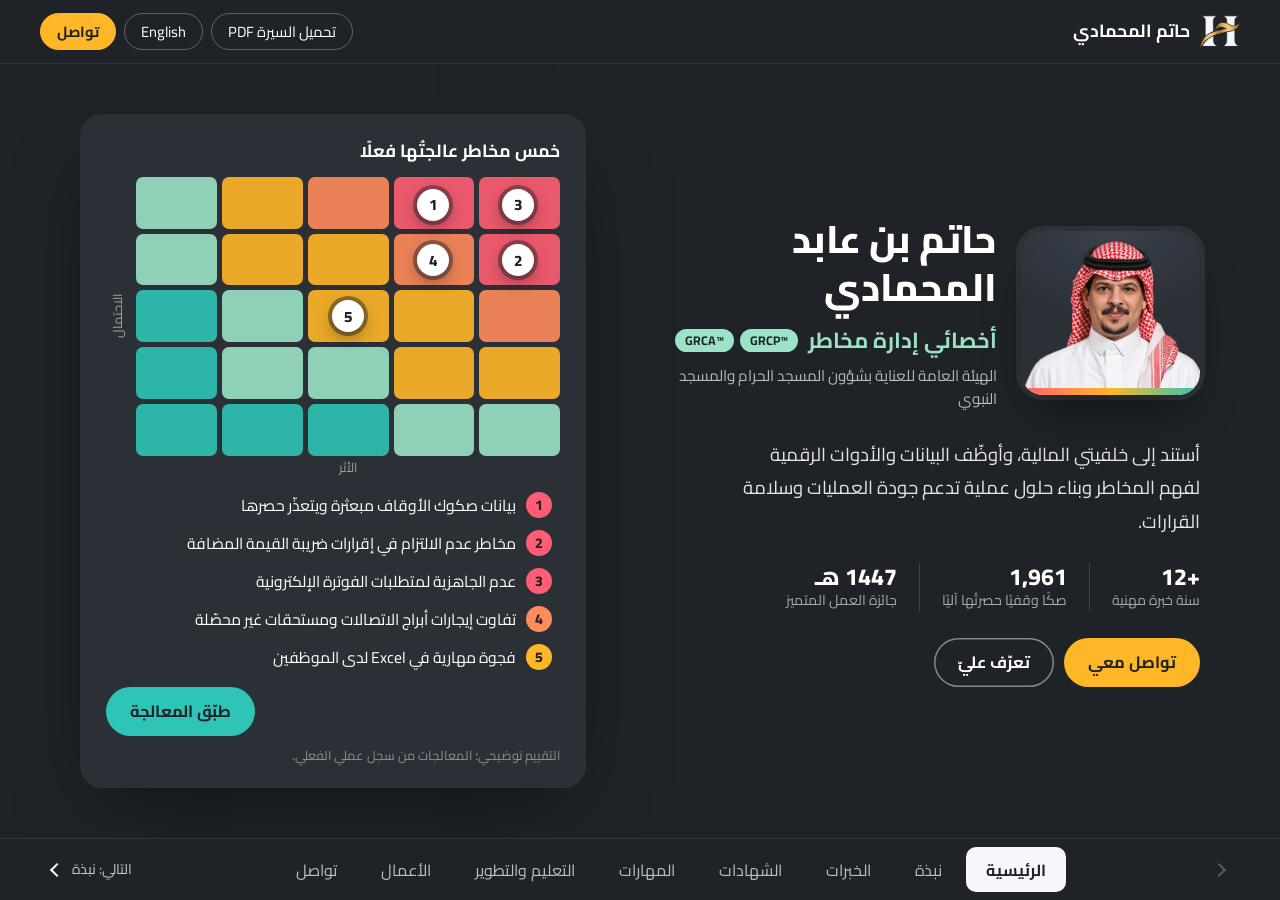
<file: index.html>
<!doctype html>
<html lang="ar" dir="rtl">
<head>
<meta charset="utf-8">
<meta name="viewport" content="width=device-width, initial-scale=1, viewport-fit=cover">
<title>حاتم المحمادي — أخصائي إدارة مخاطر</title>
<meta name="description" content="أخصائي إدارة مخاطر حاصل على GRCP وGRCA، بخبرة تتجاوز اثنتي عشرة سنة في المحاسبة والامتثال وتحليل البيانات.">
<meta name="theme-color" content="#1F2328">
<meta name="color-scheme" content="light">
<meta property="og:type" content="profile">
<meta property="og:title" content="حاتم المحمادي — أخصائي إدارة مخاطر">
<meta property="og:description" content="GRCP™ · GRCA™ — المخاطر والحوكمة والامتثال وتحليل البيانات بـ Power BI.">
<meta property="og:image" content="https://hatim-alharbi011.github.io/assets/img/og.png">
<meta property="og:url" content="https://hatim-alharbi011.github.io/">
<link rel="canonical" href="https://hatim-alharbi011.github.io/">
<meta property="og:locale" content="ar_SA">
<meta name="twitter:card" content="summary_large_image">
<link rel="icon" href="assets/img/favicon.png" type="image/png">
<link rel="apple-touch-icon" href="assets/img/apple-touch-icon.png">
<link rel="preload" href="assets/fonts/cairo-arabic-800-normal.woff2" as="font" type="font/woff2" crossorigin>
<link rel="preload" href="assets/img/hatem-cut.webp" as="image">
<link rel="preload" href="assets/fonts/cairo-arabic-400-normal.woff2" as="font" type="font/woff2" crossorigin>
<link rel="stylesheet" href="fonts.css?v=202611102232">
<link rel="stylesheet" href="styles.css?v=202611102232">
</head>
<body>
<a class="skip" href="#deck" data-t="nav.pages"></a>

<header class="top">
  <a class="mark" href="#home">
    <img src="assets/img/mark.png" alt="" width="40" height="34">
    <span data-t="footer"></span>
  </a>
  <div class="top__tools">
    <button class="tool" id="printBtn" type="button" data-t="nav.print"></button>
    <button class="tool" id="langBtn" type="button" data-t="nav.lang"></button>
    <button class="tool tool--main" type="button" data-go="contact" data-t="nav.contact"></button>
  </div>
</header>

<main class="deck" id="deck" tabindex="-1">

  <section class="page page--home" id="p-home" role="tabpanel" aria-labelledby="t-home" data-page="home">
    <div class="home">
      <div class="home__id">
        <div class="home__photo"><img id="heroPhoto" alt="" width="816" height="900"></div>
        <div class="home__txt">
          <h1 class="home__name" id="heroName"></h1>
          <p class="home__role"><span id="heroRole"></span><span class="badges" id="heroBadges"></span></p>
          <p class="home__org" id="heroOrg"></p>
        </div>
        <p class="home__line" id="heroLine"></p>
        <dl class="home__facts" id="heroFacts"></dl>
        <div class="home__cta">
          <button class="btn btn--solid" type="button" data-go="contact" data-t="hero.cta"></button>
          <button class="btn btn--line" type="button" data-go="about" data-t="hero.cta2"></button>
        </div>
      </div>

      <figure class="matrix" id="matrix">
        <figcaption class="matrix__title" data-t="matrix.title"></figcaption>
        <div class="matrix__body">
          <div class="matrix__frame">
            <span class="axis axis--y" data-t="matrix.likelihood"></span>
            <div class="matrix__grid" id="grid"></div>
            <span class="axis axis--x" data-t="matrix.impact"></span>
          </div>
          <ol class="risks" id="risks"></ol>
        </div>
        <div class="matrix__foot">
          <p class="matrix__readout" id="readout" aria-live="polite"></p>
          <button class="btn btn--treat" id="treatBtn" type="button" aria-pressed="false"></button>
        </div>
        <p class="matrix__note" data-t="matrix.note"></p>
      </figure>
    </div>
  </section>

  <section class="page" id="p-about" role="tabpanel" aria-labelledby="t-about" data-page="about" hidden>
    <header class="band"><div class="band__in"><h2 class="title" data-t="about.title"></h2></div></header>
    <div class="wrap about">
      <div class="prose about__text" id="aboutText"></div>
      <aside class="idcard" id="idcard"></aside>
    </div>
  </section>

  <section class="page" id="p-path" role="tabpanel" aria-labelledby="t-path" data-page="path" hidden>
    <header class="band"><div class="band__in"><h2 class="title" data-t="path.title"></h2><p data-t="path.intro"></p></div></header>
    <div class="wrap">
      <div class="tenure" id="tenure"></div>
      <div class="rail" id="rail"></div>
      <article class="stop" id="stopCard" aria-live="polite"></article>
    </div>
  </section>

  <section class="page" id="p-certs" role="tabpanel" aria-labelledby="t-certs" data-page="certs" hidden>
    <header class="band"><div class="band__in"><h2 class="title" data-t="certs.title"></h2><p data-t="certs.intro"></p></div></header>
    <div class="wrap" id="certsWrap"></div>
  </section>

  <section class="page" id="p-skills" role="tabpanel" aria-labelledby="t-skills" data-page="skills" hidden>
    <header class="band"><div class="band__in"><h2 class="title" data-t="skills.title"></h2></div></header>
    <div class="wrap"><div class="skillcols" id="skills"></div></div>
  </section>

  <section class="page" id="p-learn" role="tabpanel" aria-labelledby="t-learn" data-page="learn" hidden>
    <header class="band"><div class="band__in"><h2 class="title" data-t="learn.title"></h2></div></header>
    <div class="wrap learn" id="learnWrap"></div>
  </section>

  <section class="page" id="p-work" role="tabpanel" aria-labelledby="t-work" data-page="work" hidden>
    <header class="band"><div class="band__in"><h2 class="title" data-t="work.title"></h2><p data-t="work.intro"></p></div></header>
    <div class="wrap">
      <div class="work">
        <ul class="thumbs" id="thumbs"></ul>
        <button class="stage" id="stage" type="button"><img id="stageImg" alt=""></button>
        <div class="info" id="workInfo" aria-live="polite"></div>
      </div>
    </div>
  </section>
  <section class="page page--dark" id="p-contact" role="tabpanel" aria-labelledby="t-contact" data-page="contact" hidden>
    <div class="wrap reach" id="contactWrap"></div>
  </section>
</main>

<nav class="tabs" id="tabsNav">
  <button class="tabs__arrow" id="prevBtn" type="button"><span aria-hidden="true"></span></button>
  <div class="tabs__list" role="tablist" id="tablist">
    <button role="tab" id="t-home" aria-controls="p-home" data-go="home" data-t="nav.home"></button>
    <button role="tab" id="t-about" aria-controls="p-about" data-go="about" data-t="nav.about"></button>
    <button role="tab" id="t-path" aria-controls="p-path" data-go="path" data-t="nav.path"></button>
    <button role="tab" id="t-certs" aria-controls="p-certs" data-go="certs" data-t="nav.certs"></button>
    <button role="tab" id="t-skills" aria-controls="p-skills" data-go="skills" data-t="nav.skills"></button>
    <button role="tab" id="t-learn" aria-controls="p-learn" data-go="learn" data-t="nav.learn"></button>
    <button role="tab" id="t-work" aria-controls="p-work" data-go="work" data-t="nav.work"></button>
    <button role="tab" id="t-contact" aria-controls="p-contact" data-go="contact" data-t="nav.contact"></button>
    <span class="tabs__ink" id="ink" aria-hidden="true"></span>
  </div>
  <button class="tabs__arrow tabs__arrow--next" id="nextBtn" type="button"><b class="tabs__next" id="nextLbl"></b><span aria-hidden="true"></span></button>
</nav>

<dialog class="lightbox" id="lightbox">
  <div class="lightbox__bar">
    <p class="lightbox__cap" id="lbCap"></p>
    <div class="lightbox__ctrl">
      <button type="button" id="lbPrev" class="tool"></button>
      <button type="button" id="lbNext" class="tool"></button>
      <button type="button" id="lbClose" class="tool"></button>
    </div>
  </div>
  <img id="lbImg" alt="">
  <p class="lightbox__count" id="lbCount"></p>
</dialog>


<div class="toast" id="toast" role="status" aria-live="polite"></div>

<script src="content.js?v=202611102232"></script>
<script src="app.js?v=202611102232"></script>
</body>
</html>
</file>
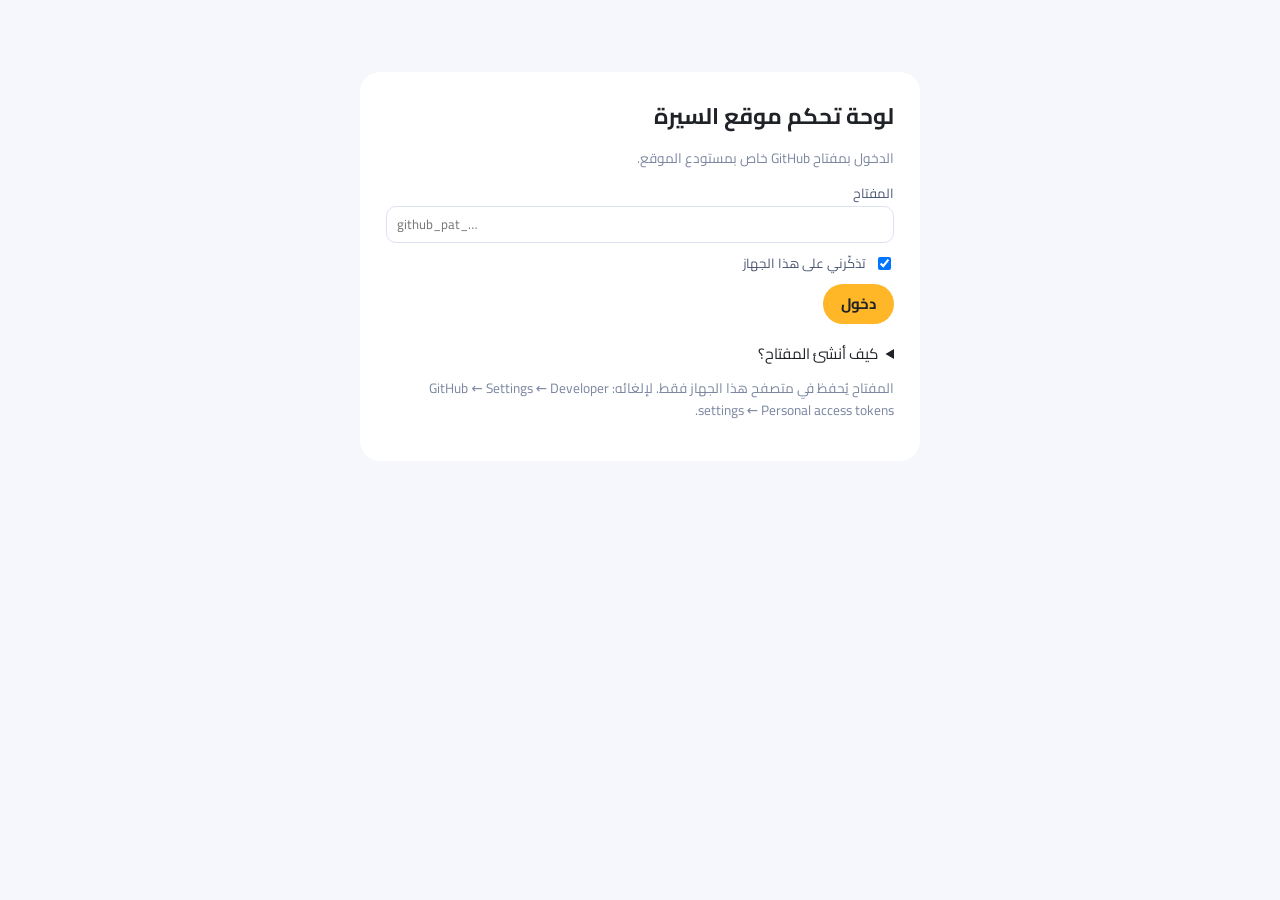
<file: admin.html>
<!doctype html>
<html lang="ar" dir="rtl">
<head>
<meta charset="utf-8">
<meta name="viewport" content="width=device-width, initial-scale=1">
<meta name="robots" content="noindex, nofollow">
<title>لوحة التحكم — موقع السيرة</title>
<link rel="icon" href="assets/img/favicon.svg" type="image/svg+xml">
<link rel="stylesheet" href="fonts.css">
<style>
:root{--ink:#1F2328;--ink2:#4A5672;--ink3:#7B86A0;--line:#DCE2F0;--paper:#F5F7FC;--card:#fff;--mint:#2EC4B6;--saffron:#FFB627;--coral:#FF5D73;--cobalt:#2F5BEA;--r:14px}
*{box-sizing:border-box}
body{margin:0;background:var(--paper);color:var(--ink);font-family:"Cairo",system-ui,sans-serif;font-size:15px;line-height:1.6}
button,input,select,textarea{font:inherit;color:inherit}
:focus-visible{outline:3px solid var(--saffron);outline-offset:2px}
.top{position:sticky;top:0;z-index:20;background:var(--ink);color:#fff;display:flex;align-items:center;gap:10px;padding:10px 16px;flex-wrap:wrap}
.top h1{margin:0;font-size:1.05rem;font-weight:800;margin-inline-end:auto}
.top a{color:#fff;opacity:.8;font-size:.9rem}
.btn{border:0;border-radius:999px;padding:8px 18px;font-weight:700;cursor:pointer;background:#E8ECF5;color:var(--ink)}
.btn:hover{filter:brightness(.96)}
.btn--main{background:var(--saffron);color:var(--ink)}
.btn--dark{background:var(--ink);color:#fff}
.btn--danger{background:#FFE3E7;color:#B4233A}
.btn--sm{padding:4px 12px;font-size:.85rem}
.btn:disabled{opacity:.5;cursor:default}
.dirty{display:none;font-size:.85rem;background:var(--coral);color:#fff;border-radius:999px;padding:2px 10px}
.dirty.on{display:inline-block}
.wrap{max-width:1100px;margin:0 auto;padding:18px 16px 80px}
.tabs{display:flex;gap:6px;flex-wrap:wrap;margin:0 0 16px}
.tabs button{border:1px solid var(--line);background:#fff;border-radius:999px;padding:6px 16px;cursor:pointer}
.tabs button[aria-selected="true"]{background:var(--ink);color:#fff;border-color:var(--ink)}
.card{background:var(--card);border-radius:var(--r);padding:16px 18px;margin-bottom:12px;border-top:4px solid var(--k,var(--line))}
.card h3{margin:0 0 10px;font-size:1.05rem;font-weight:800}
.row{display:grid;grid-template-columns:1fr 1fr;gap:10px;margin-bottom:10px}
.row3{display:grid;grid-template-columns:repeat(3,1fr);gap:10px;margin-bottom:10px}
label.f{display:block;font-size:.82rem;color:var(--ink2)}
label.f span{display:block;margin-bottom:2px}
label.f em{font-style:normal;color:var(--ink3)}
input[type=text],input[type=password],input[type=month],input[type=email],input[type=url],select,textarea{width:100%;border:1px solid var(--line);border-radius:10px;padding:7px 10px;background:#fff}
textarea{min-height:84px;resize:vertical;line-height:1.7}
input[dir=ltr],textarea[dir=ltr]{text-align:left}
.tools{display:flex;gap:6px;flex-wrap:wrap;margin-top:8px}
.thumb{width:150px;aspect-ratio:1.414/1;object-fit:contain;background:#fff;border:1px solid var(--line);border-radius:8px}
.certrow{display:grid;grid-template-columns:160px 1fr;gap:14px}
.note{background:#FFF4D6;border-radius:12px;padding:10px 14px;margin:0 0 14px;font-size:.92rem}
.note.warn{background:#FFE3E7}
.muted{color:var(--ink3);font-size:.85rem}
.login{max-width:560px;margin:8vh auto;background:#fff;border-radius:20px;padding:26px}
.login h2{margin:0 0 6px}
.login ol{padding-inline-start:20px;color:var(--ink2);font-size:.92rem}
.toast{position:fixed;bottom:18px;left:50%;transform:translateX(-50%);background:var(--ink);color:#fff;padding:10px 18px;border-radius:999px;z-index:50;opacity:0;transition:opacity .2s;pointer-events:none;max-width:90vw}
.toast.on{opacity:1}
.toast.err{background:#B4233A}
dialog{border:0;border-radius:18px;padding:0;width:min(900px,96vw);max-height:94vh}
dialog::backdrop{background:rgba(16,18,21,.7)}
.dlg{padding:18px}
.cv{position:relative;border:1px solid var(--line);border-radius:10px;overflow:hidden;background:#eee;touch-action:none;cursor:crosshair}
.cv canvas{display:block;width:100%;height:auto}
.cv .sel{position:absolute;border:2px dashed var(--coral);background:rgba(255,93,115,.15);pointer-events:none;display:none}
.empty{color:var(--ink3);padding:20px;text-align:center}
@media (max-width:700px){.row,.row3{grid-template-columns:1fr}.certrow{grid-template-columns:1fr}}
</style>
</head>
<body>
<div id="app"></div>
<div class="toast" id="toast" role="status" aria-live="polite"></div>

<script>
(() => {
"use strict";
const OWNER = "Hatim-alharbi011", REPO = "Hatim-alharbi011.github.io", BRANCH = "main";
const CATS = { risk: "مخاطر وامتثال", data: "بيانات وتحليل", fin: "مالية ومحاسبة", people: "تدريب وأفراد" };
const CATCOL = { risk: "#FF5D73", data: "#2EC4B6", fin: "#FFB627", people: "#2F5BEA" };
const HEADER = "/* محتوى الموقع — يُدار من لوحة التحكم: https://hatim-alharbi011.github.io/admin.html\n   يمكن تعديله يدويًا أيضًا، لكن يجب أن يبقى بصيغة JSON صحيحة (علامات تنصيص مزدوجة، وفواصل بين العناصر). */\n";
const $ = (s, r = document) => r.querySelector(s);
const el = (tag, attrs = {}, ...kids) => {
  const n = document.createElement(tag);
  for (const [k, v] of Object.entries(attrs)) {
    if (v == null || v === false) continue;
    if (k === "class") n.className = v;
    else if (k.startsWith("on")) n.addEventListener(k.slice(2), v);
    else if (k === "style") n.style.cssText = v;
    else n.setAttribute(k, v === true ? "" : v);
  }
  for (const c of kids.flat()) if (c != null && c !== false) n.append(c.nodeType ? c : document.createTextNode(String(c)));
  return n;
};
const toast = (msg, err) => { const t = $("#toast"); t.textContent = msg; t.className = "toast on" + (err ? " err" : ""); clearTimeout(toast.t); toast.t = setTimeout(() => (t.className = "toast"), err ? 6000 : 3000); };

/* ---------- storage (wrapped: may be unavailable) ---------- */
const store = {
  get() { try { return localStorage.getItem("gh_token") || sessionStorage.getItem("gh_token") || ""; } catch (e) { return mem.token || ""; } },
  set(t, remember) { mem.token = t; try { (remember ? localStorage : sessionStorage).setItem("gh_token", t); } catch (e) {} },
  clear() { mem.token = ""; try { localStorage.removeItem("gh_token"); sessionStorage.removeItem("gh_token"); } catch (e) {} }
};
const mem = {};

/* ---------- GitHub API ---------- */
async function api(path, opts = {}) {
  const r = await fetch("https://api.github.com" + path, {
    ...opts,
    headers: { Accept: "application/vnd.github+json", Authorization: "Bearer " + store.get(), "X-GitHub-Api-Version": "2022-11-28", ...(opts.body ? { "Content-Type": "application/json" } : {}) }
  });
  if (!r.ok) { const e = new Error((await r.json().catch(() => ({}))).message || r.statusText); e.status = r.status; throw e; }
  return r.status === 204 ? null : r.json();
}
const b64ToText = (b64) => new TextDecoder().decode(Uint8Array.from(atob(b64.replace(/\n/g, "")), (c) => c.charCodeAt(0)));
const textToB64 = (txt) => { const bytes = new TextEncoder().encode(txt); let s = ""; for (let i = 0; i < bytes.length; i += 0x8000) s += String.fromCharCode.apply(null, bytes.subarray(i, i + 0x8000)); return btoa(s); };
const contentsPath = (p) => `/repos/${OWNER}/${REPO}/contents/${p.split("/").map(encodeURIComponent).join("/")}`;
async function getFile(p) { const j = await api(contentsPath(p) + "?ref=" + BRANCH + "&t=" + Date.now()); return { sha: j.sha, text: b64ToText(j.content) }; }
async function getSha(p) { try { return (await api(contentsPath(p) + "?ref=" + BRANCH + "&t=" + Date.now())).sha; } catch (e) { if (e.status === 404) return null; throw e; } }
async function putFile(p, b64, msg, sha) { return api(contentsPath(p), { method: "PUT", body: JSON.stringify({ message: msg, content: b64, branch: BRANCH, ...(sha ? { sha } : {}) }) }); }
async function delFile(p, msg) { const sha = await getSha(p); if (sha) await api(contentsPath(p), { method: "DELETE", body: JSON.stringify({ message: msg, sha, branch: BRANCH }) }); }

/* ---------- state ---------- */
let D = null, contentSha = null, dirty = false, tab = "certs";
const uploads = new Map();   // path -> { b64, preview }
const deletions = new Set(); // paths
const markDirty = () => { dirty = true; const d = $("#dirty"); if (d) d.classList.add("on"); };
addEventListener("beforeunload", (e) => { if (dirty) { e.preventDefault(); e.returnValue = ""; } });

/* ---------- form helpers ---------- */
function input(label, obj, key, o = {}) {
  const tagName = o.area ? "textarea" : "input";
  const val = o.lines ? (obj[key] || []).join("\n") : (obj[key] ?? "");
  const ctrl = el(tagName, { type: o.area ? null : (o.type || "text"), dir: o.dir || null, placeholder: o.ph || null, rows: o.rows || null });
  ctrl.value = val;
  ctrl.addEventListener("input", () => {
    if (o.lines) obj[key] = ctrl.value.split("\n").map((s) => s.trim()).filter(Boolean);
    else obj[key] = ctrl.value;
    markDirty(); if (o.on) o.on(ctrl.value);
  });
  return el("label", { class: "f" }, el("span", {}, label, o.hint ? el("em", {}, " — " + o.hint) : null), ctrl);
}
const bi = (label, arObj, enObj, key, o = {}) => el("div", { class: "row" },
  input(label + " (عربي)", arObj, key, o),
  input(label + " (English)", enObj, key, { ...o, dir: "ltr", hint: o.lines ? "سطر لكل نقطة · اختياري" : "اختياري" }));
function select(label, obj, key, options, on) {
  const s = el("select", {}, ...Object.entries(options).map(([v, t]) => el("option", { value: v }, t)));
  s.value = obj[key] ?? ""; s.addEventListener("change", () => { obj[key] = s.value; markDirty(); if (on) on(s.value); });
  return el("label", { class: "f" }, el("span", {}, label), s);
}
function check(label, obj, key, on) {
  const c = el("input", { type: "checkbox" }); c.checked = !!obj[key];
  c.addEventListener("change", () => { obj[key] = c.checked; markDirty(); if (on) on(c.checked); });
  return el("label", { class: "f", style: "display:flex;gap:8px;align-items:center" }, c, label);
}
function moveIn(arrs, i, d) { for (const a of arrs) { const j = i + d; if (j < 0 || j >= a.length) return false; } for (const a of arrs) { const [x] = a.splice(i, 1); a.splice(i + d, 0, x); } markDirty(); return true; }
const itemTools = (arrs, i, rerender, onDelete, what) => el("div", { class: "tools" },
  el("button", { class: "btn btn--sm", type: "button", onclick: () => moveIn(arrs, i, -1) && rerender() }, "↑ أعلى"),
  el("button", { class: "btn btn--sm", type: "button", onclick: () => moveIn(arrs, i, 1) && rerender() }, "↓ أسفل"),
  el("button", { class: "btn btn--sm btn--danger", type: "button", onclick: () => { if (!confirm(`حذف ${what}؟ لن يُحذف نهائيًا قبل الضغط على «حفظ ونشر».`)) return; if (onDelete) onDelete(); for (const a of arrs) a.splice(i, 1); markDirty(); rerender(); } }, "حذف"));

/* ---------- views ---------- */
const VIEWS = {
  certs: { t: "الشهادات", f: viewCerts },
  recent: { t: "الدورات الحديثة", f: viewRecent },
  jobs: { t: "الخبرات", f: viewJobs },
  skills: { t: "المهارات", f: viewSkills },
  profile: { t: "الملف والتواصل", f: viewProfile },
  work: { t: "الأعمال", f: viewWork },
  adv: { t: "متقدم", f: viewAdvanced }
};

function shell() {
  const app = $("#app"); app.innerHTML = "";
  app.append(
    el("header", { class: "top" },
      el("h1", {}, "لوحة التحكم"),
      el("span", { class: "dirty" + (dirty ? " on" : ""), id: "dirty" }, "تعديلات غير محفوظة"),
      el("a", { href: "./", target: "_blank", rel: "noopener" }, "فتح الموقع"),
      el("button", { class: "btn btn--main", type: "button", id: "saveBtn", onclick: save }, "حفظ ونشر"),
      el("button", { class: "btn btn--sm", type: "button", onclick: () => { if (dirty && !confirm("لديك تعديلات غير محفوظة. الخروج؟")) return; store.clear(); dirty = false; location.reload(); } }, "خروج")),
    el("main", { class: "wrap" },
      el("nav", { class: "tabs", role: "tablist" }, ...Object.entries(VIEWS).map(([k, v]) =>
        el("button", { type: "button", role: "tab", "aria-selected": String(k === tab), onclick: () => { tab = k; shell(); } }, v.t))),
      el("div", { id: "view" })));
  VIEWS[tab].f($("#view"));
}

function viewCerts(v) {
  const F = D.certFiles, A = D.ar.certs.items, E = D.en.certs.items;
  v.append(el("p", { class: "note" }, "الشهادات المعلَّمة «مهنية» تظهر في الأعلى. الترتيب هنا هو ترتيب ظهورها في الموقع."));
  v.append(el("button", { class: "btn btn--dark", type: "button", onclick: () => openCertDialog() }, "+ إضافة شهادة"));
  v.append(el("div", { style: "height:12px" }));
  if (!F.length) v.append(el("p", { class: "empty" }, "لا توجد شهادات."));
  F.forEach((f, i) => {
    const a = A[i] || (A[i] = { name: "", issuer: "", date: "" }), e = E[i] || (E[i] = { name: "", issuer: "", date: "" });
    const up = uploads.get(f.img.replace(".jpg", "-t.jpg"));
    const src = up ? up.preview : f.img.replace(".jpg", "-t.jpg");
    const card = el("div", { class: "card", style: `--k:${CATCOL[f.cat] || "#ccc"}` },
      el("div", { class: "certrow" },
        el("div", {}, el("img", { class: "thumb", src, alt: "" }), el("p", { class: "muted" }, f.id)),
        el("div", {},
          bi("اسم الشهادة", a, e, "name"),
          bi("الجهة المانحة", a, e, "issuer"),
          bi("التاريخ / المدة", a, e, "date", { ph: "مثال: 18 ساعة · يوليو 2026" }),
          el("div", { class: "row3" },
            select("الفئة", f, "cat", CATS, () => { card.style.setProperty("--k", CATCOL[f.cat]); }),
            check("شهادة مهنية", a, "pro", (c) => { e.pro = c; shell(); }),
            el("span")),
          a.pro ? bi("الصلاحية", a, e, "valid", { ph: "مثال: سارية حتى أغسطس 2027" }) : null,
          itemTools([F, A, E], i, shell, () => {
            for (const p of [f.img, f.img.replace(".jpg", "-t.jpg"), f.file].filter(Boolean)) { if (uploads.has(p)) uploads.delete(p); else deletions.add(p); }
            for (const L of ["ar", "en"]) D[L].learn.recent.forEach((r) => { if (r.cert === f.id) r.cert = null; });
          }, "الشهادة"))));
    v.append(card);
  });
}

function viewRecent(v) {
  const A = D.ar.learn.recent, E = D.en.learn.recent;
  const certOpts = { "": "— بلا شهادة —" }; D.certFiles.forEach((f, i) => (certOpts[f.id] = (D.ar.certs.items[i] || {}).name || f.id));
  v.append(el("p", { class: "note" }, "هذه القائمة تظهر في صفحة «التعليم والتطوير». اربط الدورة بشهادتها ليظهر زر «اعرض الشهادة»."));
  v.append(el("button", { class: "btn btn--dark", type: "button", onclick: () => { A.unshift({ name: "", by: "", meta: "", cert: null }); E.unshift({ name: "", by: "", meta: "", cert: null }); markDirty(); shell(); } }, "+ إضافة دورة"));
  v.append(el("div", { style: "height:12px" }));
  A.forEach((a, i) => {
    const e = E[i] || (E[i] = { name: "", by: "", meta: "" });
    v.append(el("div", { class: "card" },
      bi("اسم الدورة", a, e, "name"), bi("الجهة", a, e, "by"), bi("المدة والتاريخ", a, e, "meta"),
      select("الشهادة المرتبطة", a, "cert", certOpts, (val) => { a.cert = val || null; e.cert = val || null; }),
      itemTools([A, E], i, shell, null, "الدورة")));
  });
}

function viewJobs(v) {
  const A = D.ar.path.jobs, E = D.en.path.jobs;
  v.append(el("p", { class: "note" }, "الأحدث أولًا. تاريخ البداية والنهاية يُستخدمان لحساب المدة تلقائيًا في الشريط الزمني."));
  v.append(el("button", { class: "btn btn--dark", type: "button", onclick: () => {
    const blank = () => ({ years: "", cat: "risk", start: "", end: null, role: "", org: "", unit: "", dates: "", points: [] });
    A.unshift(blank()); E.unshift(blank()); markDirty(); shell(); } }, "+ إضافة وظيفة"));
  v.append(el("div", { style: "height:12px" }));
  A.forEach((a, i) => {
    const e = E[i] || (E[i] = {});
    const syncShared = () => { e.cat = a.cat; e.start = a.start; e.end = a.end; };
    const endWrap = el("div");
    const drawEnd = () => {
      endWrap.innerHTML = "";
      const now = el("input", { type: "checkbox" }); now.checked = a.end == null;
      now.addEventListener("change", () => { a.end = now.checked ? null : (a.start || ""); syncShared(); markDirty(); drawEnd(); });
      endWrap.append(el("label", { class: "f", style: "display:flex;gap:8px;align-items:center" }, now, "حتى الآن"));
      if (a.end != null) endWrap.append(input("تاريخ النهاية", a, "end", { type: "month", on: syncShared }));
    };
    drawEnd();
    v.append(el("div", { class: "card", style: `--k:${CATCOL[a.cat]}` },
      el("h3", {}, a.role || "وظيفة جديدة"),
      bi("المسمى الوظيفي", a, e, "role"), bi("جهة العمل", a, e, "org"), bi("الإدارة / المدينة", a, e, "unit"),
      bi("الفترة كما تظهر", a, e, "dates", { ph: "مثال: يونيو 2026 — حتى الآن" }),
      bi("السنوات المختصرة", a, e, "years", { ph: "مثال: 2026 — الآن" }),
      el("div", { class: "row3" }, select("الفئة", a, "cat", CATS, syncShared), input("تاريخ البداية", a, "start", { type: "month", on: syncShared }), endWrap),
      bi("المهام والإنجازات", a, e, "points", { area: true, lines: true, rows: 6, hint: "سطر لكل نقطة · **نص** يظهر عريضًا" }),
      bi("عنوان التكليف الإضافي", a, e, "extraTitle", { hint: "اختياري" }),
      bi("نقاط التكليف الإضافي", a, e, "extra", { area: true, lines: true }),
      itemTools([A, E], i, shell, null, "الوظيفة")));
  });
}

function viewSkills(v) {
  const A = D.ar.skills.groups, E = D.en.skills.groups;
  v.append(el("button", { class: "btn btn--dark", type: "button", onclick: () => { A.push({ title: "", cat: "data", points: [], tools: [] }); E.push({ title: "", cat: "data", points: [], tools: [] }); markDirty(); shell(); } }, "+ إضافة مجموعة مهارات"));
  v.append(el("div", { style: "height:12px" }));
  A.forEach((a, i) => {
    const e = E[i] || (E[i] = {});
    v.append(el("div", { class: "card", style: `--k:${CATCOL[a.cat]}` },
      bi("عنوان المجموعة", a, e, "title"),
      select("الفئة (اللون)", a, "cat", CATS, (c) => { e.cat = c; }),
      bi("النقاط", a, e, "points", { area: true, lines: true, rows: 4, hint: "سطر لكل نقطة · **كلمة:** تظهر عريضة" }),
      bi("الأدوات", a, e, "tools", { area: true, lines: true, rows: 3, hint: "سطر لكل أداة" }),
      itemTools([A, E], i, shell, null, "المجموعة")));
  });
}

function viewProfile(v) {
  const a = D.ar, e = D.en, c = D.contact;
  v.append(el("div", { class: "card" }, el("h3", {}, "الواجهة"),
    bi("الاسم", a.hero, e.hero, "name"), bi("المسمى", a.hero, e.hero, "role"), bi("جهة العمل", a.hero, e.hero, "org"),
    bi("السطر التعريفي", a.hero, e.hero, "line", { area: true, rows: 2 }), bi("المدينة", a.hero, e.hero, "place")));
  const facts = el("div", { class: "card" }, el("h3", {}, "الحقائق الثلاث في الرئيسية"));
  a.hero.facts.forEach((f, i) => { const g = e.hero.facts[i] || (e.hero.facts[i] = {}); facts.append(el("div", { class: "row" }, input("القيمة " + (i + 1), f, "v", { on: (x) => { if (!g.v) g.v = x; } }), input("الوصف (عربي)", f, "k"))); facts.append(input("الوصف (English)", g, "k", { dir: "ltr" })); });
  v.append(facts);
  v.append(el("div", { class: "card" }, el("h3", {}, "النبذة"),
    el("div", { class: "row" },
      paragraphs("فقرات النبذة (عربي)", a.about, "paragraphs"),
      paragraphs("About paragraphs (English)", e.about, "paragraphs", "ltr"))));
  const card = el("div", { class: "card" }, el("h3", {}, "بطاقة التعريف (صفحة نبذة)"));
  a.about.card.forEach((r, i) => { const g = e.about.card[i] || (e.about.card[i] = {}); card.append(el("div", { class: "row" }, input("العنوان", r, "k"), input("القيمة", r, "v")), el("div", { class: "row" }, input("Label", g, "k", { dir: "ltr" }), input("Value", g, "v", { dir: "ltr" }))); });
  v.append(card);
  v.append(el("div", { class: "card" }, el("h3", {}, "التواصل"),
    el("div", { class: "row" }, input("البريد", c, "email", { type: "email", dir: "ltr" }), input("الجوال", c, "phone", { dir: "ltr", ph: "05xxxxxxxx" })),
    el("div", { class: "row" }, input("واتساب (بالصيغة الدولية بلا +)", c, "whatsapp", { dir: "ltr", ph: "9665xxxxxxxx" }), input("رابط لينكدإن", c, "linkedin", { type: "url", dir: "ltr", ph: "https://www.linkedin.com/in/..." }))));
  const hl = el("div", { class: "card" }, el("h3", {}, "إنجازات مختارة (في ملف السيرة)"));
  (a.cvHighlights || []).forEach((h, i) => { const g = e.cvHighlights[i] || (e.cvHighlights[i] = {}); hl.append(el("div", { class: "row" }, input("الرقم", h, "v", { on: (x) => (g.v = x) }), input("الوصف (عربي)", h, "k")), input("الوصف (English)", g, "k", { dir: "ltr" })); });
  v.append(hl);
}
function paragraphs(label, obj, key, dir) {
  const t = el("textarea", { rows: 8, dir: dir || null }); t.value = (obj[key] || []).join("\n\n");
  t.addEventListener("input", () => { obj[key] = t.value.split(/\n\s*\n/).map((s) => s.trim()).filter(Boolean); markDirty(); });
  return el("label", { class: "f" }, el("span", {}, label, el("em", {}, " — سطر فارغ بين كل فقرة")), t);
}

function viewWork(v) {
  const a = D.ar.work, e = D.en.work;
  v.append(el("p", { class: "note" }, "تعديل نصوص صفحة الأعمال. لاستبدال صور اللوحات تواصل مع من صمّم الموقع، لأن الأرقام فيها تحتاج تمويهًا دقيقًا."));
  v.append(el("div", { class: "card" }, el("h3", {}, "مقدمة الصفحة"), bi("المقدمة", a, e, "intro", { area: true, rows: 2 })));
  v.append(el("div", { class: "card" }, el("h3", {}, "دراسة الحالة"),
    bi("العنوان", a.caseStudy, e.caseStudy, "title"), bi("المشكلة", a.caseStudy, e.caseStudy, "problem", { area: true, rows: 3 }),
    bi("الخطوات", a.caseStudy, e.caseStudy, "steps", { area: true, lines: true, rows: 4 }), bi("النتيجة", a.caseStudy, e.caseStudy, "result")));
  a.gallery.forEach((g, i) => { const h = e.gallery[i] || (e.gallery[i] = {}); v.append(el("div", { class: "card" }, el("h3", {}, "لوحة " + (i + 1)), bi("العنوان", g, h, "title"), bi("الوصف", g, h, "note", { area: true, rows: 2 }))); });
  v.append(el("div", { class: "card" }, el("h3", {}, "التدريب الذي قدّمته"),
    bi("العنوان", a.training, e.training, "title"), bi("التاريخ", a.training, e.training, "dates"), bi("الوصف", a.training, e.training, "text", { area: true, rows: 3 })));
}

function viewAdvanced(v) {
  v.append(el("p", { class: "note warn" }, "تحرير مباشر لكل محتوى الموقع بصيغة JSON. استخدمه فقط لما لا تجده في الأقسام الأخرى. أي خطأ في الصيغة يُرفض قبل الحفظ."));
  const t = el("textarea", { dir: "ltr", rows: 28, style: "font-family:monospace;font-size:12px" }); t.value = JSON.stringify(D, null, 2);
  v.append(t, el("div", { class: "tools" }, el("button", { class: "btn btn--dark", type: "button", onclick: () => {
    try { const x = JSON.parse(t.value); if (!x.ar || !x.en || !x.certFiles) throw new Error("ينقص ar أو en أو certFiles"); D = x; markDirty(); toast("طُبّق. اضغط «حفظ ونشر» للنشر."); }
    catch (err) { toast("خطأ في الصيغة: " + err.message, true); } } }, "تطبيق")));
}

/* ---------- add certificate (with blur tool) ---------- */
let pdfjs = null;
function loadPdfJs() {
  if (pdfjs) return Promise.resolve(pdfjs);
  return new Promise((res, rej) => {
    const s = document.createElement("script");
    s.src = "https://cdnjs.cloudflare.com/ajax/libs/pdf.js/3.11.174/pdf.min.js";
    s.onload = () => { window.pdfjsLib.GlobalWorkerOptions.workerSrc = "https://cdnjs.cloudflare.com/ajax/libs/pdf.js/3.11.174/pdf.worker.min.js"; pdfjs = window.pdfjsLib; res(pdfjs); };
    s.onerror = () => rej(new Error("تعذّر تحميل قارئ PDF"));
    document.head.append(s);
  });
}
async function fileToCanvas(file) {
  const c = document.createElement("canvas"), ctx = c.getContext("2d");
  if (file.type === "application/pdf" || /\.pdf$/i.test(file.name)) {
    const lib = await loadPdfJs();
    const pdf = await lib.getDocument({ data: await file.arrayBuffer() }).promise;
    const page = await pdf.getPage(1);
    const vp1 = page.getViewport({ scale: 1 }), scale = 1600 / Math.max(vp1.width, vp1.height);
    const vp = page.getViewport({ scale });
    c.width = Math.round(vp.width); c.height = Math.round(vp.height);
    ctx.fillStyle = "#fff"; ctx.fillRect(0, 0, c.width, c.height);
    await page.render({ canvasContext: ctx, viewport: vp }).promise;
    return c;
  }
  const url = URL.createObjectURL(file);
  try {
    const img = await new Promise((res, rej) => { const i = new Image(); i.onload = () => res(i); i.onerror = () => rej(new Error("صيغة الصورة غير مدعومة. استخدم JPG أو PNG أو PDF.")); i.src = url; });
    const k = Math.min(1, 1600 / Math.max(img.naturalWidth, img.naturalHeight));
    c.width = Math.round(img.naturalWidth * k); c.height = Math.round(img.naturalHeight * k);
    ctx.fillStyle = "#fff"; ctx.fillRect(0, 0, c.width, c.height); ctx.drawImage(img, 0, 0, c.width, c.height);
    return c;
  } finally { URL.revokeObjectURL(url); }
}
function pixelate(c, x, y, w, h) {
  const ctx = c.getContext("2d");
  const bs = Math.max(8, Math.round(Math.min(w, h) / 3));
  const t = document.createElement("canvas"); t.width = Math.max(1, Math.round(w / bs)); t.height = Math.max(1, Math.round(h / bs));
  const tc = t.getContext("2d"); tc.imageSmoothingEnabled = true; tc.drawImage(c, x, y, w, h, 0, 0, t.width, t.height);
  ctx.imageSmoothingEnabled = false; ctx.drawImage(t, 0, 0, t.width, t.height, x, y, w, h); ctx.imageSmoothingEnabled = true;
}
const canvasToB64 = (c, maxSide, q) => {
  const k = Math.min(1, maxSide / Math.max(c.width, c.height));
  const o = document.createElement("canvas"); o.width = Math.round(c.width * k); o.height = Math.round(c.height * k);
  const ctx = o.getContext("2d"); ctx.fillStyle = "#fff"; ctx.fillRect(0, 0, o.width, o.height); ctx.drawImage(c, 0, 0, o.width, o.height);
  const url = o.toDataURL("image/jpeg", q); return { url, b64: url.split(",")[1] };
};
function nextCertId() {
  let n = 0; const all = [...D.certFiles.map((f) => f.id), ...[...uploads.keys()].map((p) => (p.match(/c(\d+)\.jpg$/) || [])[0])];
  for (const id of all) { const m = String(id || "").match(/c(\d+)/); if (m) n = Math.max(n, +m[1]); }
  return "c" + String(n + 1).padStart(2, "0");
}
function openCertDialog() {
  const dlg = el("dialog"); document.body.append(dlg);
  let canvas = null; const history = [];
  const meta = { ar: { name: "", issuer: "", date: "" }, en: { name: "", issuer: "", date: "" }, cat: "data" };
  const area = el("div", { class: "cv" }, el("p", { class: "empty" }, "اختر ملف الشهادة أولًا (PDF أو صورة)"));
  const sel = el("div", { class: "sel" });
  const confirmBox = el("input", { type: "checkbox" });
  const fileIn = el("input", { type: "file", accept: "application/pdf,image/jpeg,image/png,image/webp" });
  fileIn.addEventListener("change", async () => {
    const f = fileIn.files[0]; if (!f) return;
    area.innerHTML = ""; area.append(el("p", { class: "empty" }, "جاري التحميل…"));
    try { canvas = await fileToCanvas(f); history.length = 0; area.innerHTML = ""; area.append(canvas, sel); }
    catch (err) { area.innerHTML = ""; area.append(el("p", { class: "empty" }, err.message)); }
  });
  let start = null;
  const pt = (ev) => { const r = canvas.getBoundingClientRect(); return { x: (ev.clientX - r.left) * (canvas.width / r.width), y: (ev.clientY - r.top) * (canvas.height / r.height), cx: ev.clientX - r.left, cy: ev.clientY - r.top }; };
  area.addEventListener("pointerdown", (ev) => { if (!canvas || ev.target !== canvas) return; start = pt(ev); area.setPointerCapture(ev.pointerId); Object.assign(sel.style, { display: "block", left: start.cx + "px", top: start.cy + "px", width: "0", height: "0" }); });
  area.addEventListener("pointermove", (ev) => { if (!start) return; const p = pt(ev); Object.assign(sel.style, { left: Math.min(p.cx, start.cx) + "px", top: Math.min(p.cy, start.cy) + "px", width: Math.abs(p.cx - start.cx) + "px", height: Math.abs(p.cy - start.cy) + "px" }); });
  area.addEventListener("pointerup", (ev) => {
    if (!start) return; const p = pt(ev); sel.style.display = "none";
    const x = Math.max(0, Math.min(p.x, start.x)), y = Math.max(0, Math.min(p.y, start.y)), w = Math.abs(p.x - start.x), h = Math.abs(p.y - start.y); start = null;
    if (w < 6 || h < 6) return;
    history.push(canvas.getContext("2d").getImageData(0, 0, canvas.width, canvas.height)); pixelate(canvas, x, y, w, h);
  });
  const add = () => {
    if (!canvas) return toast("اختر ملف الشهادة أولًا", true);
    if (!meta.ar.name.trim()) return toast("اكتب اسم الشهادة بالعربي", true);
    if (!confirmBox.checked) return toast("أكّد أنك أخفيت رقم الهوية والجوال", true);
    const id = nextCertId(), img = `assets/certs/${id}.jpg`, th = `assets/certs/${id}-t.jpg`;
    const big = canvasToB64(canvas, 1400, 0.8), small = canvasToB64(canvas, 520, 0.78);
    uploads.set(img, { b64: big.b64, preview: big.url }); uploads.set(th, { b64: small.b64, preview: small.url });
    const fillEn = (k) => meta.en[k] || meta.ar[k];
    // professional certs stay first; new course certs go to the top of the course list
    const firstCourse = D.ar.certs.items.findIndex((x) => !x.pro); const at = firstCourse < 0 ? D.certFiles.length : firstCourse;
    D.certFiles.splice(at, 0, { cat: meta.cat, img, id });
    D.ar.certs.items.splice(at, 0, { ...meta.ar });
    D.en.certs.items.splice(at, 0, { name: fillEn("name"), issuer: fillEn("issuer"), date: fillEn("date") });
    markDirty(); dlg.close(); dlg.remove(); tab = "certs"; shell(); toast("أُضيفت الشهادة. اضغط «حفظ ونشر» لنشرها.");
  };
  dlg.append(el("div", { class: "dlg" },
    el("h3", { style: "margin:0 0 8px" }, "إضافة شهادة"),
    el("p", { class: "note warn" }, "⚠️ قبل الحفظ: اسحب بالماوس أو بإصبعك مستطيلًا فوق رقم الهوية أو الجوال أو أي بيانات شخصية لتمويهها. الموقع عام ويراه الجميع."),
    el("label", { class: "f" }, el("span", {}, "ملف الشهادة"), fileIn),
    el("div", { style: "height:8px" }), area,
    el("div", { class: "tools" }, el("button", { class: "btn btn--sm", type: "button", onclick: () => { if (canvas && history.length) canvas.getContext("2d").putImageData(history.pop(), 0, 0); } }, "تراجع عن آخر تمويه")),
    el("div", { style: "height:10px" }),
    bi("اسم الشهادة", meta.ar, meta.en, "name"), bi("الجهة المانحة", meta.ar, meta.en, "issuer"),
    bi("التاريخ / المدة", meta.ar, meta.en, "date", { ph: "مثال: 12 ساعة · مارس 2026" }),
    select("الفئة", meta, "cat", CATS),
    el("label", { class: "f", style: "display:flex;gap:8px;align-items:center;margin:12px 0" }, confirmBox, "تأكدت من إخفاء رقم الهوية والجوال وأي بيانات شخصية"),
    el("div", { class: "tools" }, el("button", { class: "btn btn--main", type: "button", onclick: add }, "إضافة"), el("button", { class: "btn", type: "button", onclick: () => { dlg.close(); dlg.remove(); } }, "إلغاء"))));
  dlg.showModal();
}

/* ---------- save ---------- */
function fillEnglish(ar, en) {
  if (Array.isArray(ar) && Array.isArray(en)) { ar.forEach((x, i) => { if (en[i] == null || en[i] === "") en[i] = typeof x === "object" ? JSON.parse(JSON.stringify(x)) : x; else fillEnglish(x, en[i]); }); return; }
  if (ar && en && typeof ar === "object" && typeof en === "object") for (const k of Object.keys(ar)) {
    if (en[k] == null || en[k] === "" || (Array.isArray(en[k]) && !en[k].length && Array.isArray(ar[k]) && ar[k].length)) en[k] = JSON.parse(JSON.stringify(ar[k]));
    else fillEnglish(ar[k], en[k]);
  }
}
async function bumpVersion(path, v) {
  const f = await getFile(path); const t = f.text.replace(/\?v=\d+/g, "?v=" + v);
  if (t !== f.text) await putFile(path, textToB64(t), "تحديث رقم الإصدار", f.sha);
}
async function save() {
  if (!dirty && !uploads.size && !deletions.size) return toast("لا توجد تعديلات");
  const btn = $("#saveBtn"); btn.disabled = true; btn.textContent = "جاري النشر…";
  try {
    fillEnglish(D.ar, D.en);
    for (const [p, u] of uploads) { await putFile(p, u.b64, "إضافة ملف من لوحة التحكم: " + p, await getSha(p)); }
    for (const p of deletions) { await delFile(p, "حذف ملف من لوحة التحكم: " + p); }
    const txt = HEADER + "window.SITE = " + JSON.stringify(D, null, 2) + ";\n";
    const r = await putFile("content.js", textToB64(txt), "تحديث المحتوى من لوحة التحكم", contentSha);
    contentSha = r.content.sha;
    const v = new Date().toISOString().replace(/\D/g, "").slice(0, 12);
    await bumpVersion("index.html", v); await bumpVersion("cv.html", v);
    uploads.clear(); deletions.clear(); dirty = false;
    shell(); toast("تم النشر. يظهر التحديث في الموقع خلال دقيقة إلى دقيقتين.");
  } catch (err) {
    if (err.status === 409) toast("المحتوى تغيّر من مكان آخر. أعد تحميل الصفحة ثم كرر التعديل.", true);
    else if (err.status === 401) toast("المفتاح غير صالح أو انتهت صلاحيته. اخرج وأدخل مفتاحًا جديدًا.", true);
    else toast("تعذّر الحفظ: " + err.message, true);
  } finally { const b = $("#saveBtn"); if (b) { b.disabled = false; b.textContent = "حفظ ونشر"; } }
}

/* ---------- login & load ---------- */
async function load() {
  const f = await getFile("content.js");
  const t = f.text, s = t.indexOf("{", t.indexOf("window.SITE")), e = t.lastIndexOf("}");
  D = JSON.parse(t.slice(s, e + 1)); contentSha = f.sha;
  D.ar.cvHighlights = D.ar.cvHighlights || []; D.en.cvHighlights = D.en.cvHighlights || [];
}
function loginView(msg) {
  const tok = el("input", { type: "password", dir: "ltr", placeholder: "github_pat_…", autocomplete: "off" });
  const remember = el("input", { type: "checkbox" }); remember.checked = true;
  const go = async () => {
    const t = tok.value.trim(); if (!t) return;
    store.set(t, remember.checked);
    try {
      const repo = await api(`/repos/${OWNER}/${REPO}`);
      if (!repo.permissions || !repo.permissions.push) throw Object.assign(new Error("المفتاح لا يملك صلاحية الكتابة على المستودع"), { status: 403 });
      await load(); shell();
    } catch (err) { store.clear(); loginView(err.status === 401 ? "المفتاح غير صحيح." : err.message); }
  };
  tok.addEventListener("keydown", (e) => { if (e.key === "Enter") go(); });
  const app = $("#app"); app.innerHTML = "";
  app.append(el("div", { class: "login" },
    el("h2", {}, "لوحة تحكم موقع السيرة"),
    el("p", { class: "muted" }, "الدخول بمفتاح GitHub خاص بمستودع الموقع."),
    msg ? el("p", { class: "note warn" }, msg) : null,
    el("label", { class: "f" }, el("span", {}, "المفتاح"), tok),
    el("label", { class: "f", style: "display:flex;gap:8px;align-items:center;margin:10px 0" }, remember, "تذكّرني على هذا الجهاز"),
    el("button", { class: "btn btn--main", type: "button", onclick: go }, "دخول"),
    el("details", { style: "margin-top:18px" }, el("summary", {}, "كيف أنشئ المفتاح؟"),
      el("ol", {},
        el("li", {}, "افتح ", el("a", { href: "https://github.com/settings/personal-access-tokens/new", target: "_blank", rel: "noopener" }, "صفحة إنشاء مفتاح جديد"), " في GitHub."),
        el("li", {}, "الاسم: لوحة الموقع. مدة الصلاحية: سنة."),
        el("li", {}, "Repository access: اختر Only select repositories ثم Hatim-alharbi011.github.io."),
        el("li", {}, "Permissions ← Repository permissions ← Contents: Read and write."),
        el("li", {}, "اضغط Generate token، وانسخ المفتاح والصقه هنا."))),
    el("p", { class: "muted", style: "margin-top:12px" }, "المفتاح يُحفظ في متصفح هذا الجهاز فقط. لإلغائه: GitHub ← Settings ← Developer settings ← Personal access tokens.")));
}
(async () => {
  if (!store.get()) return loginView();
  try { await load(); shell(); } catch (err) { store.clear(); loginView(err.status === 401 ? "انتهت صلاحية المفتاح. أدخل مفتاحًا جديدًا." : "تعذّر التحميل: " + err.message); }
})();
})();
</script>
</body>
</html>
</file>
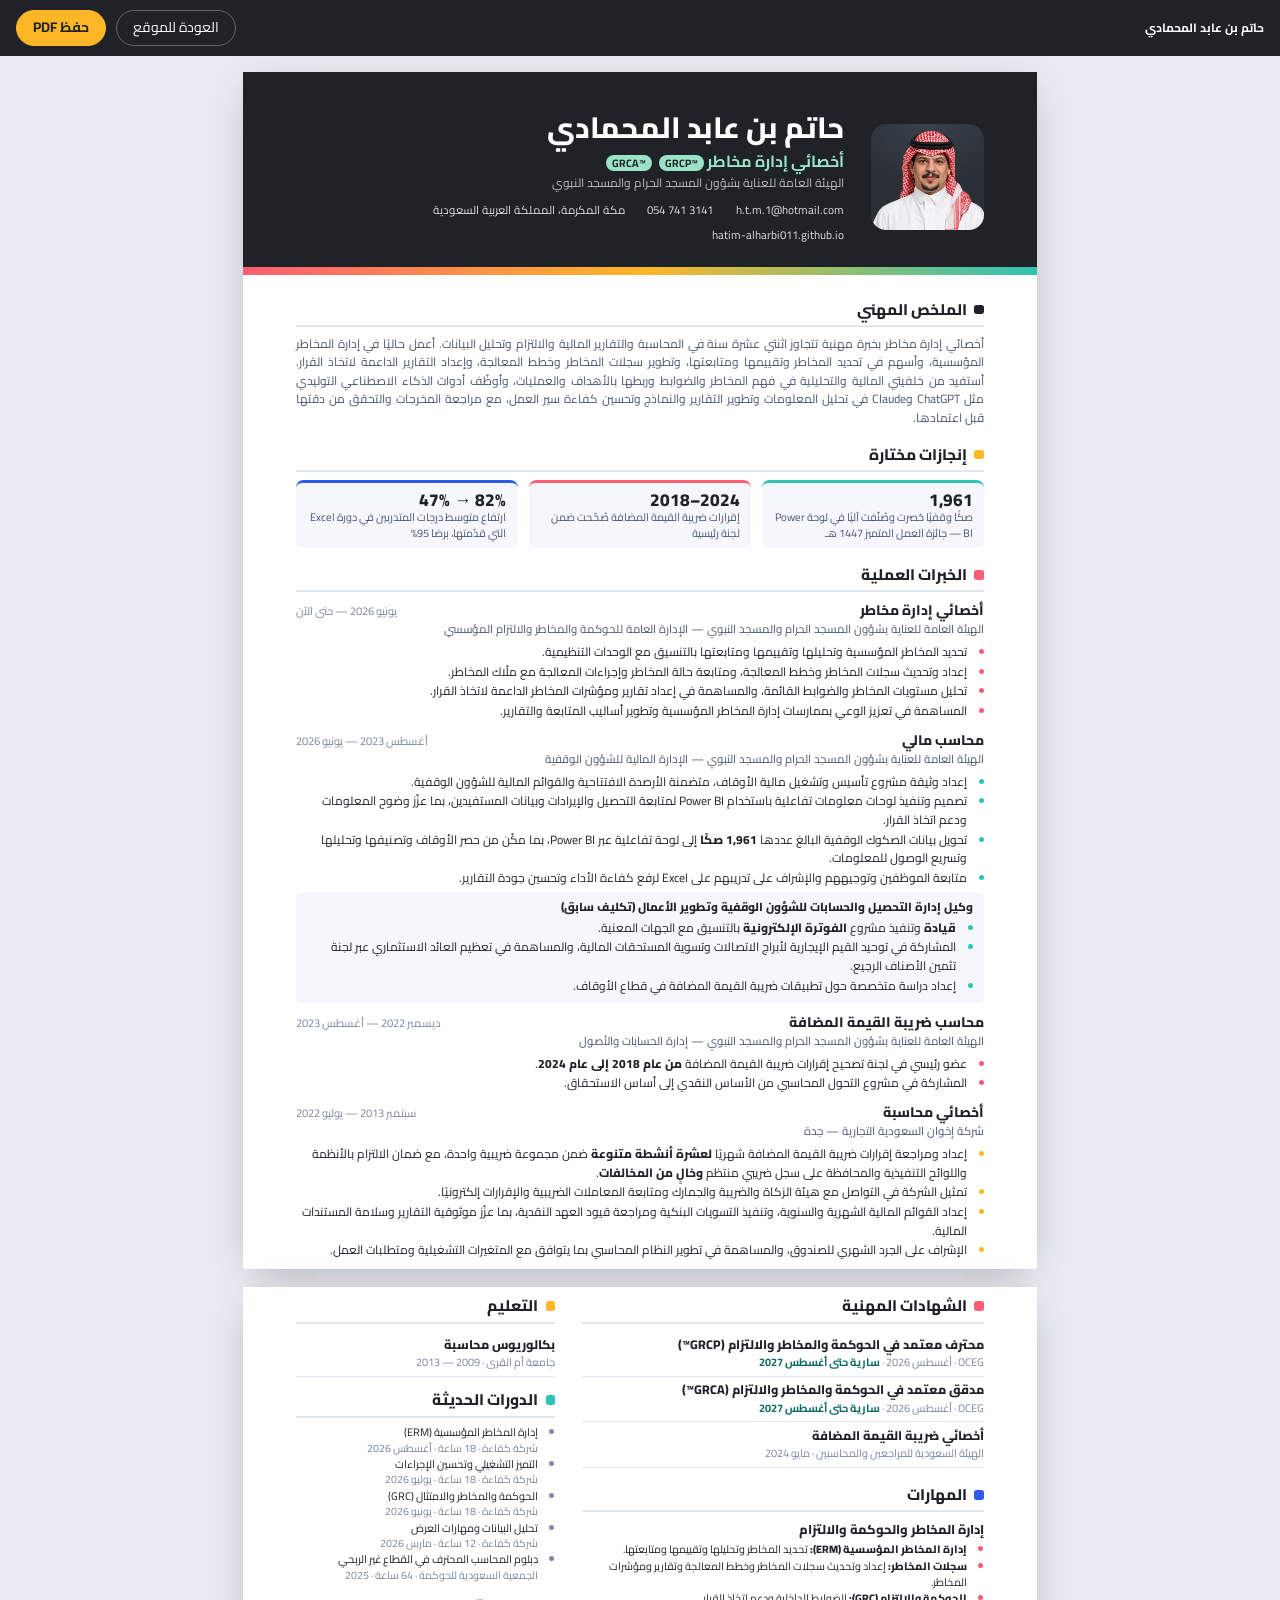
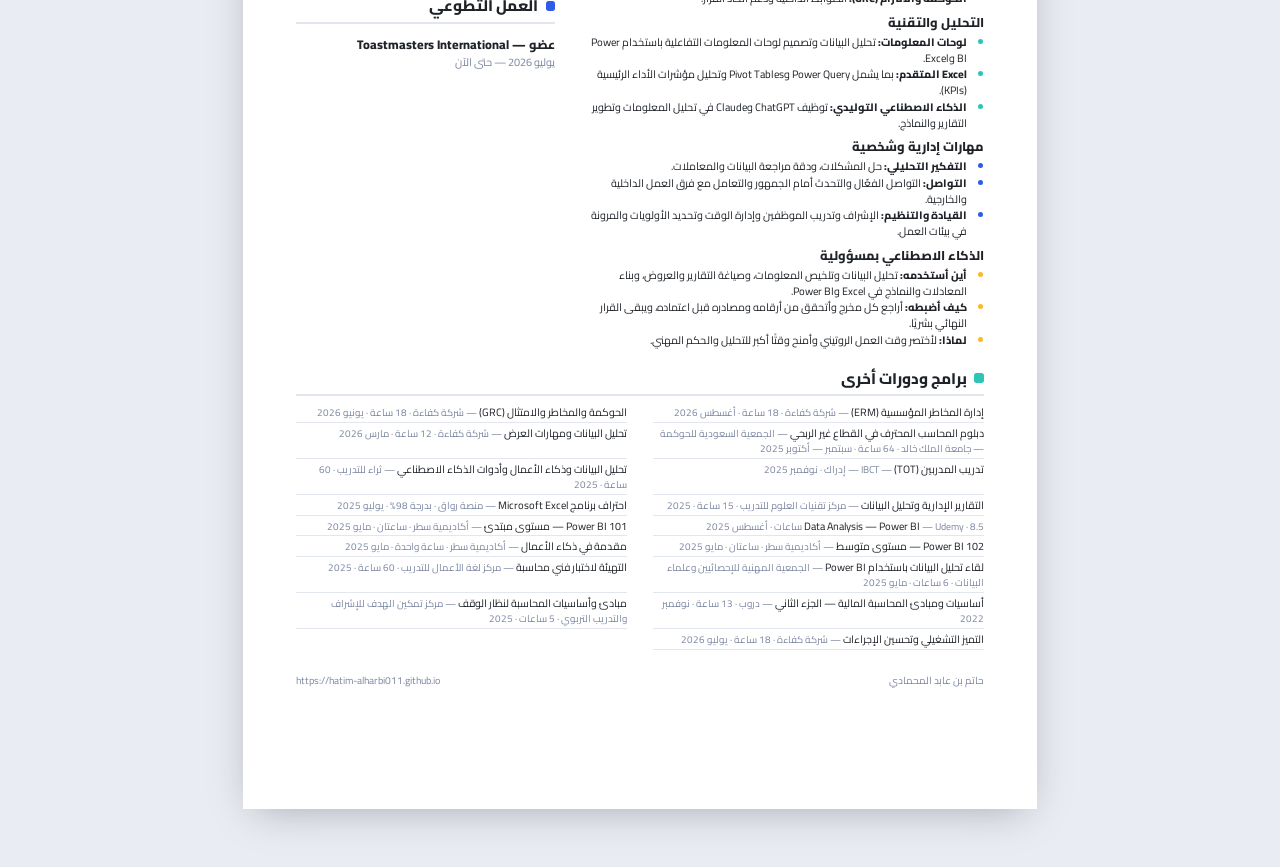
<file: cv.html>
<!doctype html><html lang="ar" dir="rtl"><head><meta charset="utf-8">
<meta name="viewport" content="width=device-width, initial-scale=1">
<meta name="robots" content="noindex">
<title>السيرة الذاتية</title>
<link rel="icon" href="assets/img/favicon.png" type="image/png">
<link rel="stylesheet" href="fonts.css">
<style>
@page{size:A4;margin:12mm 0}
@page :first{margin-top:0}
*{box-sizing:border-box}
:root{--ink:#1F2328;--ink2:#4A5672;--ink3:#7B86A0;--line:#E2E6EF;--paper:#F5F7FC;--mint:#2EC4B6;--saffron:#FFB627;--coral:#FF5D73;--cobalt:#2F5BEA}
body{margin:0;font-family:"Cairo",sans-serif;color:var(--ink);font-size:9pt;line-height:1.55;-webkit-print-color-adjust:exact;print-color-adjust:exact}
.page{width:210mm;position:relative}
.head{background:#1F2328;color:#fff;padding:10mm 14mm 8mm;display:grid;grid-template-columns:auto 1fr;gap:7mm;align-items:center;position:relative}
.head::after{content:"";position:absolute;inset:auto 0 0;height:2.2mm;background:linear-gradient(var(--dir),#2EC4B6,#FFB627,#FF5D73)}
.ph{width:30mm;height:28mm;border-radius:4mm;overflow:hidden;background:radial-gradient(120% 90% at 50% 0%,#3A414B,#2B3037 60%)}
.ph img{width:100%;height:100%;object-fit:cover;object-position:center top}
h1{margin:0;font-size:22pt;font-weight:800;line-height:1.2}
.role{margin:1mm 0 0;color:#9BE3C6;font-weight:700;font-size:12pt}
.role b{font-size:8pt;background:#9BE3C6;color:#1F2328;border-radius:9px;padding:0 6px;margin-inline-start:4px;direction:ltr;display:inline-block}
.org{margin:0;color:rgba(255,255,255,.7);font-size:9pt}
.contact{display:flex;flex-wrap:wrap;gap:2mm 6mm;margin-top:2.5mm;font-size:8.6pt;color:rgba(255,255,255,.85)}
.contact span{direction:ltr;unicode-bidi:isolate}
.body{padding:6mm 14mm 0;display:grid;gap:4mm;align-content:start}
.cols{display:grid;grid-template-columns:1.55fr 1fr;gap:7mm}
h2{font-size:11.5pt;font-weight:800;margin:0 0 2mm;padding-bottom:1mm;border-bottom:.6mm solid var(--line);display:flex;align-items:center;gap:2mm}
h2::before{content:"";width:2.6mm;height:2.6mm;border-radius:.7mm;background:var(--k,var(--ink))}
p{margin:0}
.sum{color:var(--ink2);text-align:justify}
.job{margin-bottom:2.4mm;break-inside:avoid}
.job .t{display:flex;justify-content:space-between;gap:4mm;align-items:baseline}
.job h3{margin:0;font-size:10.4pt;font-weight:800}
.job .d{font-size:8.4pt;color:var(--ink3);white-space:nowrap}
.job .o{font-size:8.6pt;color:var(--ink2);margin:0 0 1mm}
ul{margin:0;padding-inline-start:4.5mm}
li{margin:0 0 .3mm}
li::marker{color:var(--k,var(--ink3))}
.ex{background:var(--paper);border-radius:2mm;padding:1.6mm 3mm;margin-top:1.2mm}
.ex h4{margin:0 0 .6mm;font-size:8.8pt;font-weight:800}
strong{font-weight:800}
.chip{display:inline-block;font-size:7.8pt;background:var(--paper);border-radius:8px;padding:0 6px;margin:0 0 1mm 1mm}
.cert{padding:1.1mm 0;border-bottom:.3mm solid var(--line);break-inside:avoid}
.cert:last-child{border:0}
.cert b{display:block;font-weight:800;font-size:9.4pt;line-height:1.4}
.cert span{color:var(--ink3);font-size:8.2pt}
.cert .v{color:#0E6B62;font-weight:700}
.list li{font-size:8.2pt;line-height:1.4}
.list2{display:grid;grid-template-columns:1fr 1fr;column-gap:7mm;list-style:none;padding:0}
.list2 li{font-size:8pt;padding:.5mm 0;border-bottom:.3mm solid var(--line);line-height:1.4}
.list2 li span{color:var(--ink3);font-size:7.4pt}
.list li span{color:var(--ink3);font-size:8pt}
.skillg{margin-bottom:1.6mm}
.skillg h3{margin:0 0 .6mm;font-size:9.6pt;font-weight:800}
.skillg li{font-size:8.1pt;line-height:1.45}
.foot{padding:4mm 14mm 6mm;font-size:7.6pt;color:var(--ink3);display:flex;justify-content:space-between}
.ach{display:grid;grid-template-columns:repeat(3,1fr);gap:3mm}
.ach div{background:var(--paper);border-radius:2mm;padding:1.8mm 3mm;border-top:.9mm solid var(--k)}
.ach b{display:block;font-size:13pt;font-weight:800;line-height:1.2;direction:ltr;unicode-bidi:isolate}
html[dir=rtl] .ach b{text-align:right}
.ach span{font-size:8.2pt;color:var(--ink2);line-height:1.4;display:block}

.job,.cert,.skillg,.ach div,.list2 li{break-inside:avoid}
h2{break-after:avoid}
.p2 .body{padding-top:2mm!important}
.foot{padding:6mm 14mm}
@media screen{
  html{background:#E9ECF2}
  body{padding:72px 0 40px}
  .page{margin:0 auto 18px;background:#fff;box-shadow:0 10px 40px -12px rgba(31,35,40,.35);min-height:297mm}
  .bar{position:fixed;inset:0 0 auto;height:56px;background:#1F2328;color:#fff;display:flex;align-items:center;gap:10px;padding:0 16px;z-index:5;font-family:"Cairo",sans-serif}
  .bar b{margin-inline-end:auto;font-weight:700}
  .bar a,.bar button{font:inherit;font-size:14px;border-radius:999px;padding:6px 16px;text-decoration:none;cursor:pointer;border:1px solid rgba(255,255,255,.3);background:transparent;color:#fff}
  .bar button{background:#FFB627;border-color:#FFB627;color:#1F2328;font-weight:700}
  @media (max-width:820px){.page{transform-origin:top center;zoom:calc(100vw / 820px)}body{padding-top:64px}}
}
@media print{.bar{display:none}}
</style></head><body>
<script src="content.js?v=202611102232"></script>
<script>
const lang=new URLSearchParams(location.search).get('lang')||'ar';const S=window.SITE,T=S[lang];
document.documentElement.lang=lang;document.documentElement.dir=lang==='ar'?'rtl':'ltr';
document.documentElement.style.setProperty('--dir',lang==='ar'?'to left':'to right');
const esc=t=>String(t).replace(/[&<>"]/g,c=>({'&':'&amp;','<':'&lt;','>':'&gt;','"':'&quot;'}[c]));
const md=t=>esc(t).replace(/\*\*(.+?)\*\*/g,'<strong>$1</strong>');
const CAT={risk:'#FF5D73',data:'#2EC4B6',fin:'#FFB627',people:'#2F5BEA'};
const L={ar:{save:'حفظ PDF',back:'العودة للموقع',hint:'اختر «حفظ بصيغة PDF» من نافذة الطباعة',sum:'الملخص المهني',exp:'الخبرات العملية',pro:'الشهادات المهنية',sk:'المهارات',edu:'التعليم',rec:'الدورات الحديثة',dev:'برامج ودورات أخرى',vol:'العمل التطوعي',ach:'إنجازات مختارة',p:'صفحة',web:'السيرة التفاعلية: الموقع الشخصي'},
         en:{save:'Save PDF',back:'Back to website',hint:'Choose “Save as PDF” in the print dialog',sum:'Professional summary',exp:'Experience',pro:'Professional certifications',sk:'Skills',edu:'Education',rec:'Recent courses',dev:'Other programmes & courses',vol:'Volunteering',ach:'Selected achievements',p:'Page',web:'Interactive CV: personal website'}}[lang];
const h=T.hero,a=T.about,P=T.path,K=T.certs,Sk=T.skills,Le=T.learn,W=T.work;
const head=`<header class="head"><div class="ph"><img src="${S.photo}"></div><div><h1>${esc(h.name)}</h1>
<p class="role">${esc(h.role)} ${h.badges.map(b=>`<b>${esc(b)}</b>`).join(' ')}</p><p class="org">${esc(h.org)}</p>
<div class="contact"><span>${esc(S.contact.email)}</span>${S.contact.phone?`<span>${esc(S.contact.phone.replace(/^(\d{3})(\d{3})(\d{4})$/,"$1 $2 $3"))}</span>`:""}<em style="font-style:normal">${esc(h.place)}</em>${S.contact.linkedin?`<span>${esc(S.contact.linkedin.replace(/^https?:\/\/(www\.)?/,''))}</span>`:''}${S.site?`<span>${esc(S.site.replace(/^https?:\/\//,''))}</span>`:''}</div></div></header>`;
const job=j=>`<div class="job" style="--k:${CAT[j.cat]}"><div class="t"><h3>${esc(j.role)}</h3><span class="d">${esc(j.dates)}</span></div>
<p class="o">${esc(j.org)} — ${esc(j.unit)}</p><ul>${j.points.map(p=>`<li>${md(p)}</li>`).join('')}</ul>
${j.extra?`<div class="ex"><h4>${esc(j.extraTitle)}</h4><ul>${j.extra.map(p=>`<li>${md(p)}</li>`).join('')}</ul></div>`:''}</div>`;
const pros=K.items.map((c,k)=>({...c,...S.certFiles[k]})).filter(c=>c.pro);
const others=K.items.map((c,k)=>({...c,...S.certFiles[k]})).filter(c=>!c.pro);
const recNames=new Set(Le.recent.map(r=>r.cert).filter(x=>x!=null));
const rest=K.items.map((c,k)=>({...c,k})).filter(c=>!c.pro&&!recNames.has(c.k));
const tr=W.training;
const pg1=`<section class="page">${head}<div class="body">
<div><h2 style="--k:#1F2328">${L.sum}</h2><p class="sum">${a.paragraphs.map(esc).join(' ')}</p></div>
<div><h2 style="--k:#FFB627">${L.ach}</h2><div class="ach">${(T.cvHighlights||[]).map(x=>`<div style="--k:${CAT[x.cat]||'#1F2328'}"><b>${esc(x.v)}</b><span>${esc(x.k)}</span></div>`).join('')}</div></div>
<div><h2 style="--k:#FF5D73">${L.exp}</h2>${P.jobs.map(job).join('')}</div>
</div></section>`;
const pg2=`<section class="page p2"><div class="body" style="padding-top:9mm;gap:3.2mm">
<div class="cols"><div>
<h2 style="--k:#FF5D73">${L.pro}</h2>${pros.map(c=>`<div class="cert"><b>${esc(c.name)}</b><span>${esc(c.issuer)} · ${esc(c.date)}${c.valid?` · <span class="v">${esc(c.valid)}</span>`:''}</span></div>`).join('')}
<h2 style="--k:#2F5BEA;margin-top:4mm">${L.sk}</h2>${Sk.groups.map(g=>`<div class="skillg" style="--k:${CAT[g.cat]}"><h3>${esc(g.title)}</h3><ul>${g.points.map(p=>`<li>${md(p)}</li>`).join('')}</ul></div>`).join('')}
</div><div>
<h2 style="--k:#FFB627">${L.edu}</h2><div class="cert"><b>${esc(Le.edu.degree)}</b><span>${esc(Le.edu.school)} · ${esc(Le.edu.years)}</span></div>
<h2 style="--k:#2EC4B6;margin-top:3mm">${L.rec}</h2><ul class="list">${Le.recent.map(r=>`<li>${esc(r.name)}<br><span>${esc(r.by)} · ${esc(r.meta)}</span></li>`).join('')}</ul>
<h2 style="--k:#2F5BEA;margin-top:3mm">${L.vol}</h2><div class="cert"><b>${esc(Le.vol.name)}</b><span>${esc(Le.vol.meta)}</span></div>
</div></div>
<div><h2 style="--k:#2EC4B6">${L.dev}</h2><ul class="list2">${rest.map(c=>`<li>${esc(c.name)} <span>— ${esc(c.issuer)} · ${esc(c.date)}</span></li>`).join('')}</ul></div>

</div><div class="foot"><span>${esc(h.name)}</span><span>${esc(S.site||'')}</span></div></section>`;
document.title=h.name+' — CV';
document.body.insertAdjacentHTML('beforeend',`<div class="bar"><b>${esc(h.name)}</b><a href="./">${L.back}</a><button type="button" onclick="window.print()" title="${L.hint}">${L.save}</button></div>`+pg1+pg2);
</script>
</body></html>
</file>
<file: fonts.css>
@font-face {
  font-family: 'Cairo';
  font-style: normal;
  font-display: swap;
  font-weight: 400;
  src: url(assets/fonts/cairo-arabic-400-normal.woff2) format('woff2');
  unicode-range: U+0600-06FF,U+0750-077F,U+0870-088E,U+0890-0891,U+0897-08E1,U+08E3-08FF,U+200C-200E,U+2010-2011,U+204F,U+2E41,U+FB50-FDFF,U+FE70-FE74,U+FE76-FEFC,U+102E0-102FB,U+10E60-10E7E,U+10EC2-10EC4,U+10EFC-10EFF,U+1EE00-1EE03,U+1EE05-1EE1F,U+1EE21-1EE22,U+1EE24,U+1EE27,U+1EE29-1EE32,U+1EE34-1EE37,U+1EE39,U+1EE3B,U+1EE42,U+1EE47,U+1EE49,U+1EE4B,U+1EE4D-1EE4F,U+1EE51-1EE52,U+1EE54,U+1EE57,U+1EE59,U+1EE5B,U+1EE5D,U+1EE5F,U+1EE61-1EE62,U+1EE64,U+1EE67-1EE6A,U+1EE6C-1EE72,U+1EE74-1EE77,U+1EE79-1EE7C,U+1EE7E,U+1EE80-1EE89,U+1EE8B-1EE9B,U+1EEA1-1EEA3,U+1EEA5-1EEA9,U+1EEAB-1EEBB,U+1EEF0-1EEF1;
}
@font-face {
  font-family: 'Cairo';
  font-style: normal;
  font-display: swap;
  font-weight: 400;
  src: url(assets/fonts/cairo-latin-400-normal.woff2) format('woff2');
  unicode-range: U+0000-00FF,U+0131,U+0152-0153,U+02BB-02BC,U+02C6,U+02DA,U+02DC,U+0304,U+0308,U+0329,U+2000-206F,U+20AC,U+2122,U+2191,U+2193,U+2212,U+2215,U+FEFF,U+FFFD;
}
@font-face {
  font-family: 'Cairo';
  font-style: normal;
  font-display: swap;
  font-weight: 700;
  src: url(assets/fonts/cairo-arabic-700-normal.woff2) format('woff2');
  unicode-range: U+0600-06FF,U+0750-077F,U+0870-088E,U+0890-0891,U+0897-08E1,U+08E3-08FF,U+200C-200E,U+2010-2011,U+204F,U+2E41,U+FB50-FDFF,U+FE70-FE74,U+FE76-FEFC,U+102E0-102FB,U+10E60-10E7E,U+10EC2-10EC4,U+10EFC-10EFF,U+1EE00-1EE03,U+1EE05-1EE1F,U+1EE21-1EE22,U+1EE24,U+1EE27,U+1EE29-1EE32,U+1EE34-1EE37,U+1EE39,U+1EE3B,U+1EE42,U+1EE47,U+1EE49,U+1EE4B,U+1EE4D-1EE4F,U+1EE51-1EE52,U+1EE54,U+1EE57,U+1EE59,U+1EE5B,U+1EE5D,U+1EE5F,U+1EE61-1EE62,U+1EE64,U+1EE67-1EE6A,U+1EE6C-1EE72,U+1EE74-1EE77,U+1EE79-1EE7C,U+1EE7E,U+1EE80-1EE89,U+1EE8B-1EE9B,U+1EEA1-1EEA3,U+1EEA5-1EEA9,U+1EEAB-1EEBB,U+1EEF0-1EEF1;
}
@font-face {
  font-family: 'Cairo';
  font-style: normal;
  font-display: swap;
  font-weight: 700;
  src: url(assets/fonts/cairo-latin-700-normal.woff2) format('woff2');
  unicode-range: U+0000-00FF,U+0131,U+0152-0153,U+02BB-02BC,U+02C6,U+02DA,U+02DC,U+0304,U+0308,U+0329,U+2000-206F,U+20AC,U+2122,U+2191,U+2193,U+2212,U+2215,U+FEFF,U+FFFD;
}
@font-face {
  font-family: 'Cairo';
  font-style: normal;
  font-display: swap;
  font-weight: 800;
  src: url(assets/fonts/cairo-arabic-800-normal.woff2) format('woff2');
  unicode-range: U+0600-06FF,U+0750-077F,U+0870-088E,U+0890-0891,U+0897-08E1,U+08E3-08FF,U+200C-200E,U+2010-2011,U+204F,U+2E41,U+FB50-FDFF,U+FE70-FE74,U+FE76-FEFC,U+102E0-102FB,U+10E60-10E7E,U+10EC2-10EC4,U+10EFC-10EFF,U+1EE00-1EE03,U+1EE05-1EE1F,U+1EE21-1EE22,U+1EE24,U+1EE27,U+1EE29-1EE32,U+1EE34-1EE37,U+1EE39,U+1EE3B,U+1EE42,U+1EE47,U+1EE49,U+1EE4B,U+1EE4D-1EE4F,U+1EE51-1EE52,U+1EE54,U+1EE57,U+1EE59,U+1EE5B,U+1EE5D,U+1EE5F,U+1EE61-1EE62,U+1EE64,U+1EE67-1EE6A,U+1EE6C-1EE72,U+1EE74-1EE77,U+1EE79-1EE7C,U+1EE7E,U+1EE80-1EE89,U+1EE8B-1EE9B,U+1EEA1-1EEA3,U+1EEA5-1EEA9,U+1EEAB-1EEBB,U+1EEF0-1EEF1;
}
@font-face {
  font-family: 'Cairo';
  font-style: normal;
  font-display: swap;
  font-weight: 800;
  src: url(assets/fonts/cairo-latin-800-normal.woff2) format('woff2');
  unicode-range: U+0000-00FF,U+0131,U+0152-0153,U+02BB-02BC,U+02C6,U+02DA,U+02DC,U+0304,U+0308,U+0329,U+2000-206F,U+20AC,U+2122,U+2191,U+2193,U+2212,U+2215,U+FEFF,U+FFFD;
}
</file>
<file: styles.css>
/* ===== Tokens ===== */
:root{
  --paper:#F5F7FC;
  --card:#FFFFFF;
  --ink:#1F2328;
  --ink-2:#4A5672;
  --ink-3:#7B86A0;
  --line:#DCE2F0;
  --navy-2:#2B3037;
  --navy-3:#363C45;
  --cobalt:#2F5BEA;
  --saffron:#FFB627;
  --apricot:#FF8A5B;
  --coral:#FF5D73;
  --mint:#2EC4B6;
  --mint-l:#9BE3C6;

  --f:"Cairo", system-ui, sans-serif;
  --top:64px;
  --tabs:62px;
  --wrap:1200px;
  --gut:clamp(16px, 3.4vw, 40px);
  --r-s:10px; --r-m:14px; --r-l:22px;
  --ease:cubic-bezier(.2,.7,.2,1);
  color-scheme:light;
}

*,*::before,*::after{box-sizing:border-box}
html,body{height:100%}
body{
  margin:0;background:var(--ink);color:var(--ink);
  font-family:var(--f);font-size:16.5px;line-height:1.75;
  display:grid;grid-template-rows:var(--top) minmax(0,1fr) var(--tabs);grid-template-columns:minmax(0,1fr);
  height:100dvh;overflow:hidden;
}
html[lang="en"] body{line-height:1.55}
img{max-width:100%;display:block}
button{font:inherit;color:inherit}
:focus-visible{outline:3px solid var(--saffron);outline-offset:3px;border-radius:8px}
[hidden]{display:none!important}
.skip{position:absolute;inset-inline-start:12px;top:-60px;background:var(--saffron);color:var(--ink);padding:8px 14px;border-radius:8px;z-index:100;text-decoration:none}
.skip:focus{top:12px}

/* ===== Frame: header + tabs ===== */
.top{display:flex;align-items:center;gap:16px;padding:0 var(--gut);color:#fff;border-bottom:1px solid rgba(255,255,255,.08);z-index:10}
.mark{display:flex;align-items:center;gap:10px;text-decoration:none;color:#fff;font-weight:700;font-size:1.1rem;white-space:nowrap}
.mark svg{width:28px;height:28px;flex:none}
.mark img{height:34px;width:auto;flex:none;display:block}
.top__tools{display:flex;gap:8px;margin-inline-start:auto}
.tool{background:transparent;border:1px solid rgba(255,255,255,.28);color:#fff;border-radius:999px;padding:5px 16px;font-size:.92rem;cursor:pointer;transition:background .2s,border-color .2s;white-space:nowrap}
.tool:hover{background:rgba(255,255,255,.1)}
.tool--main{background:var(--saffron);border-color:var(--saffron);color:var(--ink);font-weight:700}
.tool--main:hover{background:#FFC54F}

.tabs{display:flex;align-items:stretch;gap:6px;padding:0 var(--gut);border-top:1px solid rgba(255,255,255,.08);z-index:10;background:var(--ink)}
.tabs__list{position:relative;display:flex;gap:4px;flex:1;justify-content:center;overflow-x:auto;scrollbar-width:none;padding:8px 0}
.tabs__list::-webkit-scrollbar{display:none}
.tabs__list [role="tab"]{all:unset;box-sizing:border-box;cursor:pointer;padding:6px 20px;border-radius:10px;color:rgba(255,255,255,.7);font-size:1rem;white-space:nowrap;transition:color .25s,background .25s}
.tabs__list [role="tab"]:hover{color:#fff;background:rgba(255,255,255,.06)}
.tabs__list [role="tab"][aria-selected="true"]{color:var(--ink);font-weight:700}
.tabs__list [role="tab"]:focus-visible{outline:3px solid var(--saffron)}
.tabs__ink{position:absolute;top:8px;bottom:8px;left:0;width:0;border-radius:10px;background:var(--paper);z-index:-1;transition:left .45s var(--ease),width .45s var(--ease)}
.tabs__list [role="tab"]{position:relative;z-index:1}
.tabs__list{isolation:isolate}
.tabs__arrow{all:unset;cursor:pointer;width:42px;display:grid;place-items:center;color:#fff;border-radius:10px;margin:8px 0;transition:background .2s,opacity .2s}
.tabs__arrow:hover{background:rgba(255,255,255,.08)}
.tabs__arrow:disabled{opacity:.25;cursor:default;background:none}
.tabs__arrow:focus-visible{outline:3px solid var(--saffron)}
.tabs__arrow span{width:10px;height:10px;border-top:2px solid currentColor;border-right:2px solid currentColor;transform:rotate(-135deg)}
html[dir="rtl"] .tabs__arrow span,html[dir="ltr"] .tabs__arrow--next span{transform:rotate(45deg)}
html[dir="rtl"] .tabs__arrow--next span{transform:rotate(-135deg)}

/* ===== Deck & pages ===== */
.deck{position:relative;overflow:hidden;background:var(--paper);outline:none}
.page{position:absolute;inset:0;overflow-y:auto;overscroll-behavior:contain;background:var(--paper);display:block}
.page--home{display:flex}
.page--home{background:var(--ink);color:#fff}
.wrap{width:100%;max-width:var(--wrap);margin:0 auto;padding:clamp(18px,3vh,32px) var(--gut) clamp(20px,3vh,36px)}
.band{background:var(--navy-2);color:#fff;position:relative}
.band::after{content:"";position:absolute;inset:auto 0 0;height:3px;background:linear-gradient(to left,var(--mint),var(--saffron),var(--coral))}
html[dir="ltr"] .band::after{background:linear-gradient(to right,var(--mint),var(--saffron),var(--coral))}
.band__in{max-width:var(--wrap);margin:0 auto;padding:clamp(14px,2.4vh,24px) var(--gut) clamp(16px,2.6vh,26px);display:flex;align-items:baseline;gap:8px 28px;flex-wrap:wrap}
.band .title{color:#fff;margin:0}
.band p{margin:0;color:rgba(255,255,255,.7);font-size:1.02rem;max-width:70ch}
.head{margin-bottom:clamp(14px,2.4vh,26px);max-width:70ch}
.title{font-weight:800;font-size:clamp(1.8rem,2.8vw,2.4rem);line-height:1.1;margin:0 0 6px}
.intro{color:var(--ink-2);margin:0;font-size:1.05rem}
.prose p{margin:0 0 .8em;max-width:64ch}

/* Buttons */
.btn{display:inline-flex;align-items:center;justify-content:center;gap:8px;padding:10px 24px;border-radius:999px;font-weight:700;font-size:1.02rem;cursor:pointer;border:0;transition:transform .2s var(--ease),background .2s,box-shadow .2s;text-decoration:none}
.btn:active{transform:scale(.97)}
.btn--solid{background:var(--saffron);color:var(--ink)}
.btn--solid:hover{background:#FFC54F}
.btn--line{background:transparent;color:#fff;box-shadow:inset 0 0 0 1.5px rgba(255,255,255,.45)}
.btn--line:hover{box-shadow:inset 0 0 0 1.5px #fff}

/* ===== Home ===== */
.home{width:100%;max-width:var(--wrap);margin:auto;padding:clamp(16px,3vh,36px) var(--gut);display:grid;grid-template-columns:minmax(0,1.1fr) minmax(0,1fr);gap:clamp(28px,4.5vw,64px);align-items:center}
.home__id{display:grid;grid-template-columns:auto minmax(0,1fr);column-gap:24px;align-items:center}
.home__photo{position:relative;width:clamp(140px,14vw,200px);aspect-ratio:900/826;border-radius:var(--r-l);overflow:hidden;background:radial-gradient(120% 90% at 50% 0%,#3A414B 0%,#2B3037 60%);box-shadow:0 0 0 5px rgba(255,255,255,.07),0 24px 50px -20px rgba(0,0,0,.7)}
.home__photo::after{content:"";position:absolute;inset:auto 0 0;height:7px;background:linear-gradient(to left,var(--mint),var(--saffron),var(--coral))}
.home__photo img{width:100%;height:100%;object-fit:cover;object-position:center top}
.home__name{font-weight:800;font-size:clamp(1.9rem,3vw,2.75rem);line-height:1.25;margin:0 0 10px}
.home__role{display:flex;flex-wrap:wrap;align-items:center;gap:10px;margin:0;font-size:clamp(1.15rem,1.7vw,1.4rem);color:var(--mint-l);font-weight:700}
.badges{display:inline-flex;gap:6px}
.badges b{font-size:.78rem;color:var(--ink);background:var(--mint-l);padding:0 10px;border-radius:999px;direction:ltr;line-height:1.9}
.home__line{grid-column:1/-1;font-size:clamp(1.05rem,1.45vw,1.25rem);line-height:1.8;margin:clamp(18px,3vh,28px) 0 0;max-width:46ch;color:rgba(255,255,255,.88)}
html[lang="en"] .home__line{max-width:36ch}
.home__facts{grid-column:1/-1;display:grid;grid-template-columns:repeat(3,auto);justify-content:start;gap:0;margin:clamp(16px,2.8vh,28px) 0 0}
.home__facts div{padding-inline-end:22px}
.home__facts div+div{border-inline-start:1px solid rgba(255,255,255,.15);padding-inline-start:22px}
.home__facts dt{font-size:1.45rem;font-weight:800;line-height:1.2}
.home__facts dd{margin:0;font-size:.88rem;color:rgba(255,255,255,.6);line-height:1.4}
.home__cta{grid-column:1/-1;display:flex;flex-wrap:wrap;gap:10px;margin-top:clamp(18px,3vh,32px)}

/* Matrix */
.matrix{margin:0;background:var(--navy-2);border-radius:var(--r-l);padding:clamp(16px,2.4vh,26px) clamp(16px,2vw,26px);box-shadow:0 30px 80px -30px rgba(0,0,0,.6)}
.matrix__title{font-weight:700;font-size:1.1rem;margin:0 0 10px}
.matrix__frame{direction:ltr;display:grid;grid-template-columns:auto 1fr;grid-template-rows:auto auto;gap:4px 8px}
.axis{font-size:.8rem;color:rgba(255,255,255,.55)}
.axis--y{writing-mode:vertical-rl;transform:rotate(180deg);text-align:center;align-self:center}
.axis--x{grid-column:2;text-align:center;line-height:1.2}
.matrix__grid{position:relative;display:grid;grid-template-columns:repeat(5,1fr);grid-template-rows:repeat(5,1fr);gap:5px;height:clamp(190px,31vh,300px)}
.cell{border-radius:7px;background:var(--c);opacity:.9;transition:opacity .2s,transform .2s var(--ease);cursor:crosshair}
.cell:hover{opacity:1;transform:scale(1.05);box-shadow:0 0 0 2px #fff}
.cell.is-dim{opacity:.3}
.paths{position:absolute;inset:0;width:100%;height:100%;pointer-events:none;overflow:visible}
.paths line{stroke:#fff;stroke-width:.03;stroke-dasharray:.09 .07;stroke-linecap:round;opacity:0;transition:opacity .4s .5s,stroke .3s}
.matrix.is-treated .paths line{opacity:.55}
.ghost{position:absolute;width:24px;height:24px;margin:-12px 0 0 -12px;border-radius:50%;border:2px dashed rgba(255,255,255,.7);opacity:0;transition:opacity .4s .6s;pointer-events:none}
.matrix.is-treated .ghost{opacity:1}
.dot{position:absolute;width:32px;height:32px;margin:-16px 0 0 -16px;border-radius:50%;background:#fff;color:var(--ink);display:grid;place-items:center;font-weight:800;font-size:.95rem;line-height:1;
  box-shadow:0 0 0 4px rgba(31,35,40,.45),0 6px 16px rgba(0,0,0,.35);transition:left 1s var(--ease),top 1s var(--ease),opacity .25s,box-shadow .25s;z-index:2;pointer-events:none}
.matrix.has-focus .dot:not(.is-focus){opacity:.22}
.matrix.has-focus .dot.is-focus{box-shadow:0 0 0 4px #fff,0 6px 16px rgba(0,0,0,.35);z-index:3}
.matrix.is-treated.has-focus .paths line:not(.is-focus),.matrix.is-treated.has-focus .ghost:not(.is-focus){opacity:.1}
.matrix.is-treated .paths line.is-focus{stroke:#fff;stroke-dasharray:none;stroke-width:.045;opacity:1}
.risks{list-style:none;margin:12px 0 0;padding:0;display:grid;gap:2px}
.risk{all:unset;box-sizing:border-box;width:100%;cursor:pointer;display:grid;grid-template-columns:26px 1fr;gap:10px;align-items:center;font-size:.98rem;line-height:1.35;padding:5px 8px;border-radius:10px;transition:background .2s}
.risk:hover{background:rgba(255,255,255,.06)}
.risk.is-focus{background:rgba(255,255,255,.12)}
.risk:focus-visible{outline:3px solid var(--saffron)}
.risk .n{width:26px;height:26px;border-radius:50%;display:grid;place-items:center;font-weight:800;font-size:.88rem;color:var(--ink);background:var(--lvl,#fff);transition:background .6s}
.risk .tr{display:none;color:var(--mint-l)}
.matrix.is-treated .risk .lbl{display:none}
.matrix.is-treated .risk .tr{display:inline;animation:fadeIn .5s var(--ease)}
@keyframes fadeIn{from{opacity:0;transform:translateY(4px)}to{opacity:1;transform:none}}
.tag{display:none;font-size:.74rem;color:rgba(255,255,255,.65);border:1px solid rgba(255,255,255,.2);border-radius:999px;padding:0 9px;white-space:nowrap;line-height:1.7}
.matrix__foot{display:flex;align-items:center;gap:12px;margin-top:12px}
.matrix__readout{flex:1;margin:0;font-size:.9rem;color:rgba(255,255,255,.72);line-height:1.4;min-height:2em;display:flex;align-items:center;flex-wrap:wrap;gap:6px}
.matrix__readout b{font-weight:700;padding:0 9px;border-radius:999px;color:var(--ink)}
.evidence{all:unset;cursor:pointer;color:var(--mint-l);font-weight:700;border-bottom:1.5px solid currentColor;line-height:1.3}
.evidence:focus-visible{outline:3px solid var(--saffron)}
.btn--treat{background:var(--mint);color:var(--ink);flex:none}
.btn--treat:hover{background:#52D4C8}
.matrix.is-treated .btn--treat{background:transparent;color:#fff;box-shadow:inset 0 0 0 1.5px rgba(255,255,255,.4)}
.matrix__note{margin:8px 0 0;font-size:.8rem;color:rgba(255,255,255,.45)}

/* ===== About ===== */
.about{display:grid;grid-template-columns:1.35fr 1fr;gap:clamp(28px,5vw,72px);align-items:start}
.about .title{margin-bottom:16px}
.extra{display:grid;grid-template-columns:1fr 1fr;gap:14px;margin-top:10px}
.extra div{padding:12px 16px;border-radius:var(--r-m);border:1px solid var(--line)}
.extra h3{margin:0;font-size:1rem;font-weight:700}
.extra p{margin:0;color:var(--ink-2);font-size:.95rem;line-height:1.5}
.skills{display:grid;gap:14px}
.skills > div{background:var(--card);border-radius:var(--r-l);padding:16px 20px;border-top:5px solid var(--c)}
.skills h3{font-weight:700;font-size:1.15rem;margin:0 0 10px;line-height:1.3}
.chips{list-style:none;margin:0;padding:0;display:flex;flex-wrap:wrap;gap:6px}
.chips li{background:color-mix(in srgb,var(--c) 12%,#fff);border-radius:999px;padding:1px 13px;font-size:.95rem;line-height:1.8}

/* ===== Path ===== */
.rail{position:relative;display:grid;grid-template-columns:repeat(var(--n),1fr);margin:0 0 clamp(14px,2.4vh,24px)}
.rail::before,.rail__fill{content:"";position:absolute;inset-inline:calc(50% / var(--n));top:23px;height:4px;border-radius:4px;background:var(--line)}
.rail__fill{background:linear-gradient(to left,var(--coral),var(--saffron),var(--mint));inset-inline-end:auto;width:0;transition:width .5s var(--ease)}
html[dir="ltr"] .rail__fill{background:linear-gradient(to right,var(--coral),var(--saffron),var(--mint))}
.rail button{all:unset;box-sizing:border-box;cursor:pointer;display:flex;flex-direction:column;align-items:center;text-align:center;gap:4px;padding:0 6px 8px;border-radius:12px;position:relative;z-index:1}
.rail .pin{width:50px;height:50px;border-radius:50%;background:var(--paper);border:4px solid var(--line);display:grid;place-items:center;font-weight:800;font-size:1rem;color:var(--ink-3);transition:border-color .3s,background .3s,color .3s,transform .3s var(--ease)}
.rail button:hover .pin{border-color:var(--ink-3)}
.rail .pin{border-color:color-mix(in srgb,var(--k) 35%,#fff)}
.rail button.is-past .pin{border-color:var(--k);color:var(--ink)}
.rail button[aria-pressed="true"] .pin{background:var(--k);border-color:var(--k);color:var(--ink);transform:scale(1.12)}
.rail .r{font-weight:700;font-size:1rem;line-height:1.3;color:var(--ink-2)}
.rail button[aria-pressed="true"] .r{color:var(--ink)}
.rail button:focus-visible{outline:3px solid var(--saffron)}
.stop{background:var(--card);border-radius:var(--r-l);padding:clamp(18px,3vh,30px) clamp(20px,3vw,36px);border-top:5px solid var(--k,var(--line))}
.stop h3{margin:0;font-size:clamp(1.5rem,2.4vw,2rem);font-weight:800;line-height:1.2}
.stop .org{margin:4px 0 0;color:var(--ink-2)}
.stop .meta{margin:2px 0 14px;color:var(--ink-3);font-weight:700;font-size:.95rem}
.stop ul{margin:0;padding-inline-start:1.1em;columns:2;column-gap:44px}
.stop li{margin-bottom:8px;break-inside:avoid;line-height:1.55}
.stop li::marker{color:var(--k,var(--ink-3))}
.legend{list-style:none;margin:14px 0 0;padding:0;display:flex;flex-wrap:wrap;gap:6px 20px;font-size:.88rem;color:var(--ink-2)}
.legend li{display:flex;align-items:center;gap:8px}
.legend li::before{content:"";width:12px;height:12px;border-radius:4px;background:var(--k)}
.stop.is-swap{animation:swap .45s var(--ease)}
@keyframes swap{from{opacity:0;transform:translateY(10px)}to{opacity:1;transform:none}}

/* ===== Work ===== */
.work{display:grid;grid-template-columns:230px 1fr 330px;gap:22px;align-items:start}
.thumbs{list-style:none;margin:0;padding:0;display:grid;gap:8px}
.thumb{all:unset;box-sizing:border-box;cursor:pointer;display:grid;grid-template-columns:78px 1fr;gap:10px;align-items:center;width:100%;padding:6px;border-radius:12px;transition:background .2s}
.thumb:hover{background:#E8ECF7}
.thumb[aria-pressed="true"]{background:var(--card);box-shadow:inset 4px 0 0 var(--mint)}
html[dir="rtl"] .thumb[aria-pressed="true"]{box-shadow:inset -4px 0 0 var(--mint)}
.thumb img{width:78px;height:48px;object-fit:cover;object-position:top;border-radius:7px;border:1px solid var(--line)}
.thumb span{font-size:.92rem;line-height:1.3;font-weight:700}
.thumb small{display:block;font-weight:400;color:#14897E;font-size:.78rem}
.thumb:focus-visible{outline:3px solid var(--saffron)}
.stage{all:unset;box-sizing:border-box;cursor:zoom-in;display:block;background:#fff;border-radius:var(--r-l);overflow:hidden;border:1px solid var(--line)}
.stage img{width:100%;max-height:calc(100dvh - var(--top) - var(--tabs) - 220px);min-height:200px;object-fit:contain}
.stage:focus-visible{outline:3px solid var(--saffron)}
.stage.is-swap img{animation:swap .45s var(--ease)}
.info h3{margin:0 0 8px;font-size:1.4rem;font-weight:800;line-height:1.25}
.info p{margin:0 0 12px;color:var(--ink-2);line-height:1.6}
.info.is-swap{animation:swap .45s var(--ease)}
.steps{list-style:none;counter-reset:s;margin:0 0 14px;padding:0;display:grid;gap:8px}
.steps li{counter-increment:s;display:grid;grid-template-columns:28px 1fr;gap:10px;line-height:1.5;font-size:.98rem}
.steps li::before{content:counter(s);width:28px;height:28px;border-radius:8px;display:grid;place-items:center;font-weight:800;font-size:.9rem;background:var(--card);color:var(--cobalt)}
.award{display:flex;gap:12px;align-items:center;padding:10px;border-radius:var(--r-m);background:#FFF1D2}
.award button{all:unset;cursor:zoom-in;flex:none;border-radius:8px;overflow:hidden;width:46px;box-shadow:0 0 0 2px var(--saffron)}
.award p{margin:0;color:var(--ink);font-weight:700;line-height:1.45;font-size:.95rem}

/* ===== Training ===== */
.train{display:grid;grid-template-columns:1fr 1fr;gap:clamp(28px,5vw,72px);align-items:center}
.train h3{font-weight:800;font-size:clamp(1.5rem,2.4vw,1.9rem);line-height:1.25;margin:0 0 4px}
.train .dates{color:var(--ink-3);font-weight:700;margin:0 0 12px}
.chart{background:var(--card);border-radius:var(--r-l);padding:clamp(20px,3vw,32px)}
.chart__label{font-size:.95rem;color:var(--ink-2);margin:0 0 16px}
.bar-row{display:grid;grid-template-columns:110px 1fr;gap:14px;align-items:center;margin-bottom:14px}
.bar-row span{font-size:.95rem;color:var(--ink-2)}
.bar-track{height:46px;border-radius:10px;background:var(--paper);position:relative;overflow:hidden}
.bar-fill{position:absolute;inset-block:0;inset-inline-start:0;width:var(--v);border-radius:10px;background:var(--c);display:flex;align-items:center;justify-content:flex-end;padding-inline-end:12px;font-weight:800;font-size:1.1rem;color:var(--ink);transform:scaleX(0);transform-origin:right;transition:transform 1.1s var(--ease)}
html[dir="ltr"] .bar-fill{transform-origin:left}
.chart.is-in .bar-fill{transform:scaleX(1)}
.bar-row:nth-child(3) .bar-fill{transition-delay:.25s}
.figs{display:grid;grid-template-columns:repeat(3,1fr);margin-top:20px;border-top:1px solid var(--line)}
.figs div{padding:12px 10px 0 0}
.figs div+div{border-inline-start:1px solid var(--line);padding-inline-start:14px}
.figs b{display:block;font-size:2rem;line-height:1.2;font-weight:800}
.figs span{font-size:.9rem;color:var(--ink-2);line-height:1.4;display:block}
.linkbtn{all:unset;cursor:pointer;display:inline-block;margin-top:16px;color:var(--ink);font-weight:700;border-bottom:1.5px solid currentColor;line-height:1.4}
.linkbtn:focus-visible{outline:3px solid var(--saffron)}

/* ===== Certs ===== */
.certs{display:grid;grid-template-columns:1fr 1.15fr;gap:clamp(24px,4vw,56px);align-items:start}
.featured{display:grid;grid-template-columns:1fr 1fr;gap:16px}
.cert{background:var(--card);border-radius:var(--r-l);overflow:hidden;border-top:5px solid var(--k)}
.cert button{all:unset;cursor:zoom-in;display:block;width:100%}
.cert img{width:100%;aspect-ratio:4/3;object-fit:contain;background:#fff;border-bottom:1px solid var(--line)}
.cert__b{padding:12px 16px 14px}
.cert h4{margin:0;font-size:1rem;font-weight:700;line-height:1.35;direction:ltr;text-align:start;unicode-bidi:plaintext}
.cert p{margin:2px 0 0;color:var(--ink-2);font-size:.86rem;line-height:1.4}
.cert a{display:inline-block;margin-top:6px;font-weight:700;color:var(--ink);font-size:.92rem}
.others{display:grid;grid-template-columns:1fr 1fr;gap:16px;margin-top:16px}
.others div{padding:12px 16px;border-radius:var(--r-l);background:var(--card);border-inline-start:5px solid var(--k)}
.others h4{margin:0;font-size:1rem;font-weight:700}
.others p{margin:0;color:var(--ink-2);font-size:.86rem;line-height:1.4}
.filters{display:flex;flex-wrap:wrap;gap:6px;margin:0 0 10px}
.filters button{all:unset;cursor:pointer;padding:2px 14px;border-inline-start:5px solid var(--k) !important;border-radius:999px;border:1px solid var(--line);font-size:.95rem;transition:background .2s,color .2s,border-color .2s}
.filters button:hover{border-color:var(--ink-3)}
.filters button[aria-pressed="true"]{background:var(--ink);border-color:var(--ink);color:#fff}
.filters button:focus-visible{outline:3px solid var(--saffron)}
.courses{list-style:none;margin:0;padding:0;display:grid;grid-template-columns:1fr 1fr;column-gap:24px}
.courses li{padding:7px 0;padding-inline-start:12px;position:relative;border-bottom:1px solid var(--line);line-height:1.3;font-size:.95rem;animation:fadeIn .35s var(--ease) both}
.courses li::before{content:"";position:absolute;inset-inline-start:0;top:12px;width:5px;height:5px;border-radius:50%;background:var(--k)}
.courses li b{display:block;font-weight:700}
.courses li span{font-size:.82rem;color:var(--ink-3)}
.sub{font-weight:800;font-size:1.4rem;margin:0 0 8px}

/* ===== Contact dialog ===== */
.contact{border:0;padding:0;border-radius:var(--r-l);background:var(--ink);color:#fff;width:min(560px,calc(100vw - 32px));box-shadow:0 40px 100px -20px rgba(0,0,0,.6)}
.contact::backdrop{background:rgba(16,18,21,.6);backdrop-filter:blur(3px)}
.contact[open]{animation:pop .35s var(--ease)}
@keyframes pop{from{opacity:0;transform:translateY(12px) scale(.98)}to{opacity:1;transform:none}}
.contact__in{padding:28px}
.contact h2{font-weight:800;font-size:2.6rem;line-height:1;margin:0 0 8px}
.contact p{margin:0 0 18px;color:rgba(255,255,255,.75)}
.contact__links{display:grid;gap:8px}
.clink{display:flex;align-items:center;justify-content:space-between;gap:12px;padding:12px 18px;border-radius:var(--r-m);background:var(--navy-2);color:#fff;text-decoration:none;border:0;cursor:pointer;font:inherit;width:100%;text-align:start;transition:background .2s}
.clink:hover{background:var(--navy-3)}
.clink small{color:rgba(255,255,255,.6);font-size:.85rem;direction:ltr;unicode-bidi:isolate}
.clink.is-main{background:var(--saffron);color:var(--ink);font-weight:700}
.clink.is-main small{color:rgba(31,35,40,.7)}
.clink.is-main:hover{background:#FFC54F}
.contact__close{position:absolute;top:14px;inset-inline-end:14px}

/* ===== Lightbox ===== */
.lightbox{border:0;padding:0;background:transparent;max-width:min(1200px,94vw);width:100%;max-height:94vh;color:#fff;overflow:visible}
.lightbox::backdrop{background:rgba(16,18,21,.88);backdrop-filter:blur(4px)}
.lightbox[open]{animation:pop .3s var(--ease)}
.lightbox__bar{display:flex;align-items:center;justify-content:space-between;gap:16px;margin-bottom:10px}
.lightbox__cap{margin:0;font-weight:700}
.lightbox__ctrl{display:flex;gap:8px;flex:none}
.lightbox img{width:100%;max-height:80vh;object-fit:contain;border-radius:var(--r-m);background:#fff}
.lightbox__count{direction:ltr;text-align:center;margin:8px 0 0;font-size:.85rem;color:rgba(255,255,255,.6)}

.toast{position:fixed;bottom:calc(var(--tabs) + 16px);left:50%;transform:translate(-50%,20px);background:var(--mint);color:var(--ink);padding:8px 20px;border-radius:999px;font-weight:700;opacity:0;pointer-events:none;transition:opacity .25s,transform .25s var(--ease);z-index:90}
.toast.is-on{opacity:1;transform:translate(-50%,0)}

/* ===== Responsive ===== */
@media (max-width:1100px){
  .work{grid-template-columns:minmax(0,1fr) minmax(0,1fr)}
  .thumbs{grid-column:1/-1;grid-template-columns:repeat(5,minmax(150px,1fr));overflow-x:auto;padding-bottom:4px}
  .thumb{grid-template-columns:1fr;gap:4px}
  .thumb img{width:100%;height:64px}
  .stage img{max-height:none}
}
@media (max-width:900px){
  .home{grid-template-columns:1fr;align-items:start}
  .about,.train,.certs{grid-template-columns:1fr}
  .stop ul{columns:1}
}
@media (max-width:640px){
  :root{--top:56px;--tabs:58px}
  body{font-size:16px}
  #printBtn{display:none}
  .mark span{display:none}
  .tool{padding:4px 13px}
  .home__id{column-gap:16px}
  .home__photo{width:108px}
  .home__name{font-size:1.7rem}
  .home__facts dt{font-size:1.2rem}
  .home__facts div{padding-inline-end:12px}
  .home__facts div+div{padding-inline-start:12px}
  .home__cta .btn{flex:1}
  .tag{display:none}
  .risk{grid-template-columns:26px 1fr}
  .matrix__foot{flex-direction:column;align-items:stretch}
  .work{grid-template-columns:minmax(0,1fr)}
  .extra,.others,.courses{grid-template-columns:1fr}
  .featured{grid-template-columns:1fr 1fr;gap:10px}
  .rail{grid-template-columns:repeat(var(--n),minmax(84px,1fr));overflow-x:auto;padding-bottom:6px}
  .rail::before,.rail__fill{display:none}
  .rail .r{font-size:.85rem}
  .tabs{padding:0 6px}
  .tabs__arrow{width:34px}
  .tabs__list{justify-content:flex-start}
  .tabs__list [role="tab"]{padding:6px 14px}
}

@media (min-width:901px) and (max-height:820px){
  .matrix{padding:14px 18px}
  .matrix__title{font-size:1.15rem;margin-bottom:6px}
  .matrix__grid{height:clamp(140px,25vh,240px);gap:4px}
  .risk{padding:2px 8px;font-size:.92rem;line-height:1.25}
  .risks{margin-top:8px}
  .matrix__foot{margin-top:8px}
  .matrix__readout{min-height:0;font-size:.85rem}
  .matrix__note{display:none}
  .btn{padding:8px 20px}
  .home__photo{width:clamp(120px,11vw,160px)}
}
@media (prefers-reduced-motion:reduce){
  *,*::before,*::after{transition-duration:.01ms!important;animation-duration:.01ms!important;transition-delay:0s!important}
}

/* ===== Print: every page, stacked, as a clean CV ===== */
@media print{
  @page{margin:14mm}
  html,body{height:auto}
  body{display:block;overflow:visible;background:#fff;font-size:11pt;line-height:1.5}
  .top,.tabs,.matrix,.home__cta,.thumbs,.stage,.lightbox,.contact,.toast,.skip,.home__photo,.linkbtn,.rail,.filters,.award button,.cert button,.cert a{display:none!important}
  .deck{overflow:visible;background:#fff}
  .page,.page[hidden]{display:block!important;position:static;overflow:visible;background:#fff;color:var(--ink)}
  .page--home{color:var(--ink)}
  .home,.wrap{padding:0 0 10pt;max-width:none;display:block}
  .home__name{font-size:24pt}
  .home__role{color:var(--cobalt)}
  .home__facts dd{color:var(--ink-2)}
  .home__facts div+div{border-color:var(--line)}
  .band{background:none;color:var(--ink)}
  .band::after,.band p{display:none}
  .band__in{padding:8pt 0 0}
  .band .title{color:var(--ink)}
  .title{font-size:15pt;border-bottom:1pt solid var(--line);margin-top:8pt}
  .intro{display:none}
  .about,.train,.certs,.work{display:block}
  .stop{display:none}
  .print-path{display:block!important}
  .chart,.skills>div,.cert{background:none;padding:0;border:0}
  .featured,.others{display:block}
  .cert img{display:none}
  .courses li,.print-path article{break-inside:avoid}
  .courses li{animation:none!important;opacity:1}
  .bar-fill{transform:none!important;transition:none}
  .page,.wrap,.about,.skills{break-inside:auto!important;height:auto!important;min-height:0!important}
  .courses{grid-template-columns:1fr 1fr}
}
.print-path{display:none}
@media print{.legend{display:none}}
.print-path article{margin-bottom:8pt}
.print-path h3{margin:0;font-size:12pt}
.print-path p{margin:0;color:var(--ink-2)}

/* ===== v3: CV-ordered pages ===== */
.btn--dark{background:var(--ink);color:#fff;margin-top:8px}
.btn--dark:hover{background:var(--navy-2)}
.about{display:grid;grid-template-columns:1.4fr 1fr;gap:clamp(28px,5vw,64px);align-items:start}
.about__text p{font-size:1.08rem;line-height:1.9}
.idcard{background:var(--card);border-radius:var(--r-l);padding:20px 24px;border-top:5px solid var(--coral)}
.idcard h3{margin:0 0 6px;font-size:1.2rem;font-weight:800}
.idcard dl{margin:0}
.idcard div{display:grid;grid-template-columns:120px 1fr;gap:12px;padding:9px 0;border-bottom:1px solid var(--line)}
.idcard div:last-child{border-bottom:0}
.idcard dt{color:var(--ink-3);font-size:.92rem}
.idcard dd{margin:0;font-weight:700;line-height:1.45}

.stop__extra{margin-top:14px;padding:14px 18px;border-radius:var(--r-m);background:var(--paper)}
.stop__extra h4{margin:0 0 6px;font-size:1.02rem;font-weight:800}
.stop__extra ul{columns:1}

.skillcols{display:grid;grid-template-columns:repeat(2,minmax(0,1fr));gap:20px;align-items:stretch}
.skill{background:var(--card);border-radius:var(--r-l);padding:22px 24px;border-top:5px solid var(--k);display:flex;flex-direction:column}
.skill h3{margin:0 0 12px;font-size:1.3rem;font-weight:800;line-height:1.3}
.skill > ul:not(.chips){margin:0 0 16px;padding-inline-start:1.1em;flex:1}
.skill > ul li{margin-bottom:10px;line-height:1.6}
.skill > ul li::marker{color:var(--k)}
.skill .chips li{background:color-mix(in srgb,var(--k) 14%,#fff)}

.learn{display:grid;grid-template-columns:1fr 1.6fr;gap:clamp(24px,4vw,56px);align-items:start}
.learn__side{display:grid;gap:16px}
.lcard{background:var(--card);border-radius:var(--r-l);padding:18px 22px;border-top:5px solid var(--saffron)}
.lcard + .lcard{border-top-color:var(--cobalt)}
.lcard h3{margin:0 0 4px;font-size:.95rem;color:var(--ink-3);font-weight:400}
.lcard p{margin:0;line-height:1.5}
.lcard .big{font-size:1.15rem;font-weight:800}
.lcard .meta{color:var(--ink-3);font-size:.92rem;margin:2px 0 6px}
.learn__main{display:grid;gap:22px}
.rows{list-style:none;margin:0;padding:0;background:var(--card);border-radius:var(--r-l);padding:4px 20px}
.rows li{display:grid;grid-template-columns:1.6fr 1fr auto;gap:16px;align-items:baseline;padding:12px 0;border-bottom:1px solid var(--line)}
.rows--two li{grid-template-columns:1.6fr 1fr}
.rows li:last-child{border-bottom:0}
.rows b{font-weight:700;line-height:1.4}
.rows span{color:var(--ink-2);font-size:.95rem}
.rows span + span{color:var(--ink-3);white-space:nowrap}

.cgrid{list-style:none;margin:0;padding:0;display:grid;grid-template-columns:repeat(4,minmax(0,1fr));gap:16px}
.cgrid.is-swap{animation:swap .4s var(--ease)}
.cgrid--pro{margin-bottom:26px}
.cc{background:var(--card);border-radius:var(--r-m);overflow:hidden;display:flex;flex-direction:column;border-top:4px solid var(--k);transition:transform .25s var(--ease),box-shadow .25s}
.cc:hover{transform:translateY(-3px);box-shadow:0 14px 30px -18px rgba(31,35,40,.45)}
.cc button{all:unset;cursor:zoom-in;display:block}
.cc button:focus-visible{outline:3px solid var(--saffron);outline-offset:-3px}
.cc img{width:100%;aspect-ratio:1.414/1;object-fit:contain;background:#fff;border-bottom:1px solid var(--line)}
.cc__b{padding:10px 14px 12px;display:flex;flex-direction:column;gap:1px;flex:1}
.cc h4{margin:0 0 2px;font-size:.98rem;font-weight:700;line-height:1.35}
.cc p{margin:0;color:var(--ink-2);font-size:.86rem;line-height:1.4}
.cc .meta{color:var(--ink-3)}
.cc a{margin-top:auto;padding-top:6px;font-weight:700;color:var(--ink);font-size:.88rem}
.cc--pro h4{font-size:1.04rem}
.filters{margin:0 0 14px}
.filters i{font-style:normal;color:var(--ink-3);font-size:.85em;margin-inline-start:4px}
.filters button[aria-pressed="true"] i{color:rgba(255,255,255,.7)}

.info .dates{color:var(--ink-3);font-weight:700;margin:-4px 0 8px}
.info .chart{padding:14px 16px;margin:8px 0 0;background:var(--card)}
.info .bar-row{grid-template-columns:96px 1fr;margin-bottom:8px}
.info .bar-track{height:34px}
.info .figs b{font-size:1.4rem}
.info .figs{margin-top:10px}

.tabs__next{font-weight:400;font-size:.88rem;white-space:nowrap;color:rgba(255,255,255,.75)}
.tabs__arrow--next{width:auto;padding:0 12px;display:flex;gap:10px;align-items:center}
@media (max-width:1100px){
  .cgrid{grid-template-columns:repeat(3,minmax(0,1fr))}
  .skillcols{grid-template-columns:1fr}
}
@media (max-width:900px){
  .about,.learn{grid-template-columns:1fr}
  .tabs__next{display:none}
  .tabs__arrow--next{width:42px;padding:0}
}
@media (max-width:640px){
  .cgrid{grid-template-columns:repeat(2,minmax(0,1fr));gap:10px}
  .rows li,.rows--two li{grid-template-columns:1fr;gap:2px}
  .idcard div{grid-template-columns:1fr;gap:0}
  .tabs__arrow--next{width:34px}
}
@media print{
  .cgrid{display:block}
  .cc{display:block;border:0;break-inside:avoid;margin-bottom:4pt}
  .cc img,.cc a,.btn--dark,.filters{display:none!important}
  .skillcols,.learn,.about{display:block}
  .skill,.lcard,.rows,.idcard{background:none;padding:0;border:0;margin-bottom:6pt}
  .stop__extra{background:none;padding:0}
}

.certs__head{display:flex;flex-wrap:wrap;align-items:center;gap:8px 20px;margin-bottom:12px}
.certs__head .sub,.certs__head .filters{margin:0}
#certsWrap > .sub{margin-bottom:12px}

.rows--link li{grid-template-columns:1.5fr 1fr auto auto}
.certlink{all:unset;cursor:pointer;font-weight:700;font-size:.88rem;color:var(--ink);border-bottom:1.5px solid var(--mint);white-space:nowrap;line-height:1.4}
.certlink:hover{color:#14897E}
.certlink:focus-visible{outline:3px solid var(--saffron)}
.skill{padding:18px 22px}
.skill h3{font-size:1.15rem}
.skill > ul li{margin-bottom:7px}
@media (max-width:640px){.rows--link li{grid-template-columns:1fr}.certlink{justify-self:start}}
@media print{.certlink{display:none}}

/* ===== v4 polish ===== */
.home__org{margin:6px 0 0;color:rgba(255,255,255,.68);font-size:.95rem;line-height:1.5;max-width:40ch}
strong{font-weight:800;color:var(--ink)}
.page--home strong{color:#fff}
.tenure{margin:4px 0 26px;padding:0 10px}
.tenure__cap{margin:0 0 6px;font-size:.78rem;color:var(--ink-3)}
.tenure__track{position:relative;height:8px;border-radius:999px;background:#E4E8F0}
.seg{all:unset;box-sizing:border-box;position:absolute;top:0;height:8px;border-radius:999px;background:var(--k);cursor:pointer;opacity:.45;transition:opacity .25s,transform .25s var(--ease),box-shadow .25s}
.seg:hover{opacity:.85}
.seg.is-on{opacity:1;transform:scaleY(1.75);box-shadow:0 0 0 1.5px #fff}
.seg:focus-visible{outline:3px solid var(--saffron);outline-offset:4px}
.tenure__ticks{position:relative;height:18px;margin-top:6px}
.tenure__ticks span{position:absolute;top:0;transform:translateX(50%);font-size:.74rem;color:var(--ink-3);font-variant-numeric:tabular-nums}
html[dir="ltr"] .tenure__ticks span{transform:translateX(-50%)}
.tenure__ticks span::before{content:"";position:absolute;top:-6px;left:50%;width:1px;height:4px;background:#C9D0DD}
.rail .d{font-size:.8rem;color:var(--ink-3);line-height:1.3}
.stop .meta b{color:var(--ink)}
.valid{align-self:flex-start;display:inline-flex;align-items:center;gap:6px;font-size:.76rem;font-weight:700;color:#0E6B62;background:#DDF6F2;border-radius:999px;padding:1px 10px;margin-bottom:6px}
.valid::before{content:"";width:7px;height:7px;border-radius:50%;background:var(--mint)}
.skill > ul li strong{color:var(--ink)}
@media print{.tenure{display:none}}

/* ===== Contact page ===== */
.page--dark{background:var(--ink);color:#fff}
.reach{display:grid;grid-template-columns:1.25fr 1fr;gap:clamp(28px,5vw,72px);align-items:center;min-height:100%;padding-top:clamp(24px,5vh,56px)}
.reach__title{font-weight:800;font-size:clamp(2.6rem,5vw,4rem);line-height:1.1;margin:0 0 10px}
.reach__text{margin:0 0 26px;color:rgba(255,255,255,.75);font-size:1.12rem;max-width:44ch;line-height:1.8}
.reach__btns{display:grid;grid-template-columns:1fr 1fr;gap:10px;max-width:560px}
.reach__btn{display:flex;flex-direction:column;gap:2px;padding:14px 18px;border-radius:var(--r-m);background:var(--navy-2);color:#fff;text-decoration:none;transition:background .2s,transform .2s var(--ease)}
.reach__btn:hover{background:var(--navy-3);transform:translateY(-2px)}
.reach__btn span{font-weight:800;font-size:1.05rem}
.reach__btn small{color:rgba(255,255,255,.62);font-size:.88rem;direction:ltr;text-align:start;unicode-bidi:plaintext}
.reach__btn.is-main{grid-column:1/-1;background:var(--saffron);color:var(--ink)}
.reach__btn.is-main small{color:rgba(31,35,40,.7)}
.reach__btn.is-main:hover{background:#FFC54F}
.reach__btn:focus-visible,.reach__tool:focus-visible{outline:3px solid var(--saffron);outline-offset:3px}
.reach__tools{display:flex;flex-wrap:wrap;gap:8px;margin-top:18px}
.reach__tool{all:unset;box-sizing:border-box;cursor:pointer;padding:6px 16px;border-radius:999px;border:1px solid rgba(255,255,255,.25);color:#fff;font-size:.92rem;transition:background .2s,border-color .2s}
.reach__tool:hover{background:rgba(255,255,255,.08);border-color:rgba(255,255,255,.5)}
.vcard{background:#fff;color:var(--ink);border-radius:var(--r-l);padding:22px 24px;box-shadow:0 30px 80px -30px rgba(0,0,0,.7);position:relative;overflow:hidden;max-width:420px;justify-self:center;width:100%}
.vcard::before{content:"";position:absolute;inset:0 0 auto;height:6px;background:linear-gradient(to left,var(--mint),var(--saffron),var(--coral))}
html[dir="ltr"] .vcard::before{background:linear-gradient(to right,var(--mint),var(--saffron),var(--coral))}
.vcard__top{display:grid;grid-template-columns:72px 1fr;gap:14px;align-items:center;margin-top:6px}
.vcard__ph{width:72px;height:72px;border-radius:16px;overflow:hidden;background:radial-gradient(120% 90% at 50% 0%,#3A414B,#2B3037 60%)}
.vcard__ph img{width:100%;height:100%;object-fit:cover;object-position:center top}
.vcard__name{margin:0;font-weight:800;font-size:1.2rem;line-height:1.35}
.vcard__role{margin:0;color:#14897E;font-weight:700}
.vcard__org{margin:14px 0 6px;color:var(--ink-2);font-size:.92rem;line-height:1.6}
.vcard__line{display:flex;flex-wrap:wrap;align-items:center;gap:6px 12px;margin:0;color:var(--ink-3);font-size:.9rem}
.vcard .badges b{background:#DDF6F2;color:#0E6B62}
.vcard__qr{display:flex;align-items:center;gap:14px;margin-top:16px;padding-top:16px;border-top:1px solid var(--line)}
.vcard__qr img{width:104px;height:104px;flex:none}
.vcard__qr p{margin:0;font-size:.88rem;color:var(--ink-2);line-height:1.6}
.reach__foot{grid-column:1/-1;margin:clamp(12px,3vh,32px) 0 0;color:rgba(255,255,255,.4);font-size:.82rem}
@media (max-width:900px){.reach{grid-template-columns:1fr;align-items:start}.vcard{justify-self:stretch;max-width:none}}
@media (max-width:640px){.reach__btns{grid-template-columns:1fr}.vcard__qr{display:none}}
@media print{#p-contact .reach__tools,#p-contact .vcard{display:none!important}#p-contact,#p-contact .reach__btn{background:none!important;color:var(--ink)!important}#p-contact .reach__btn small,#p-contact .reach__text{color:var(--ink-2)!important}}

html[dir="rtl"] .reach__btn small{text-align:right}
</file>
